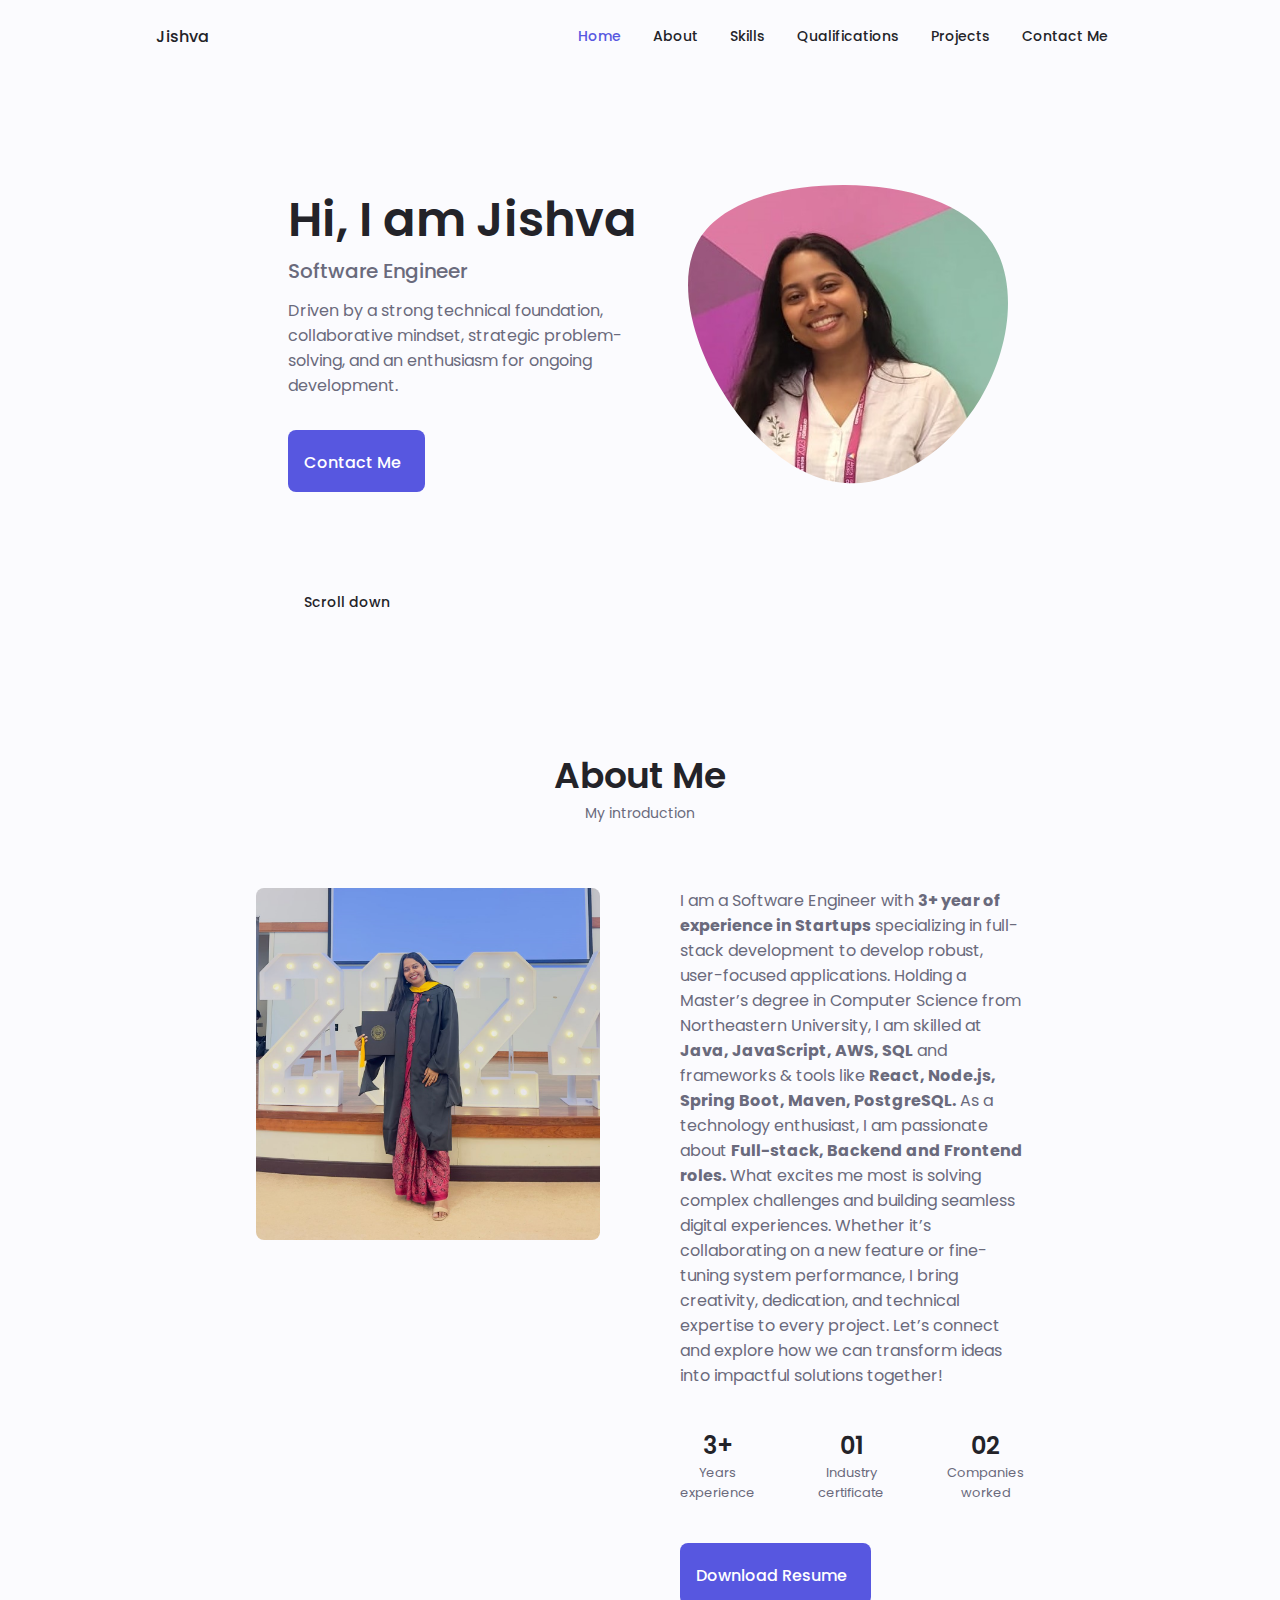
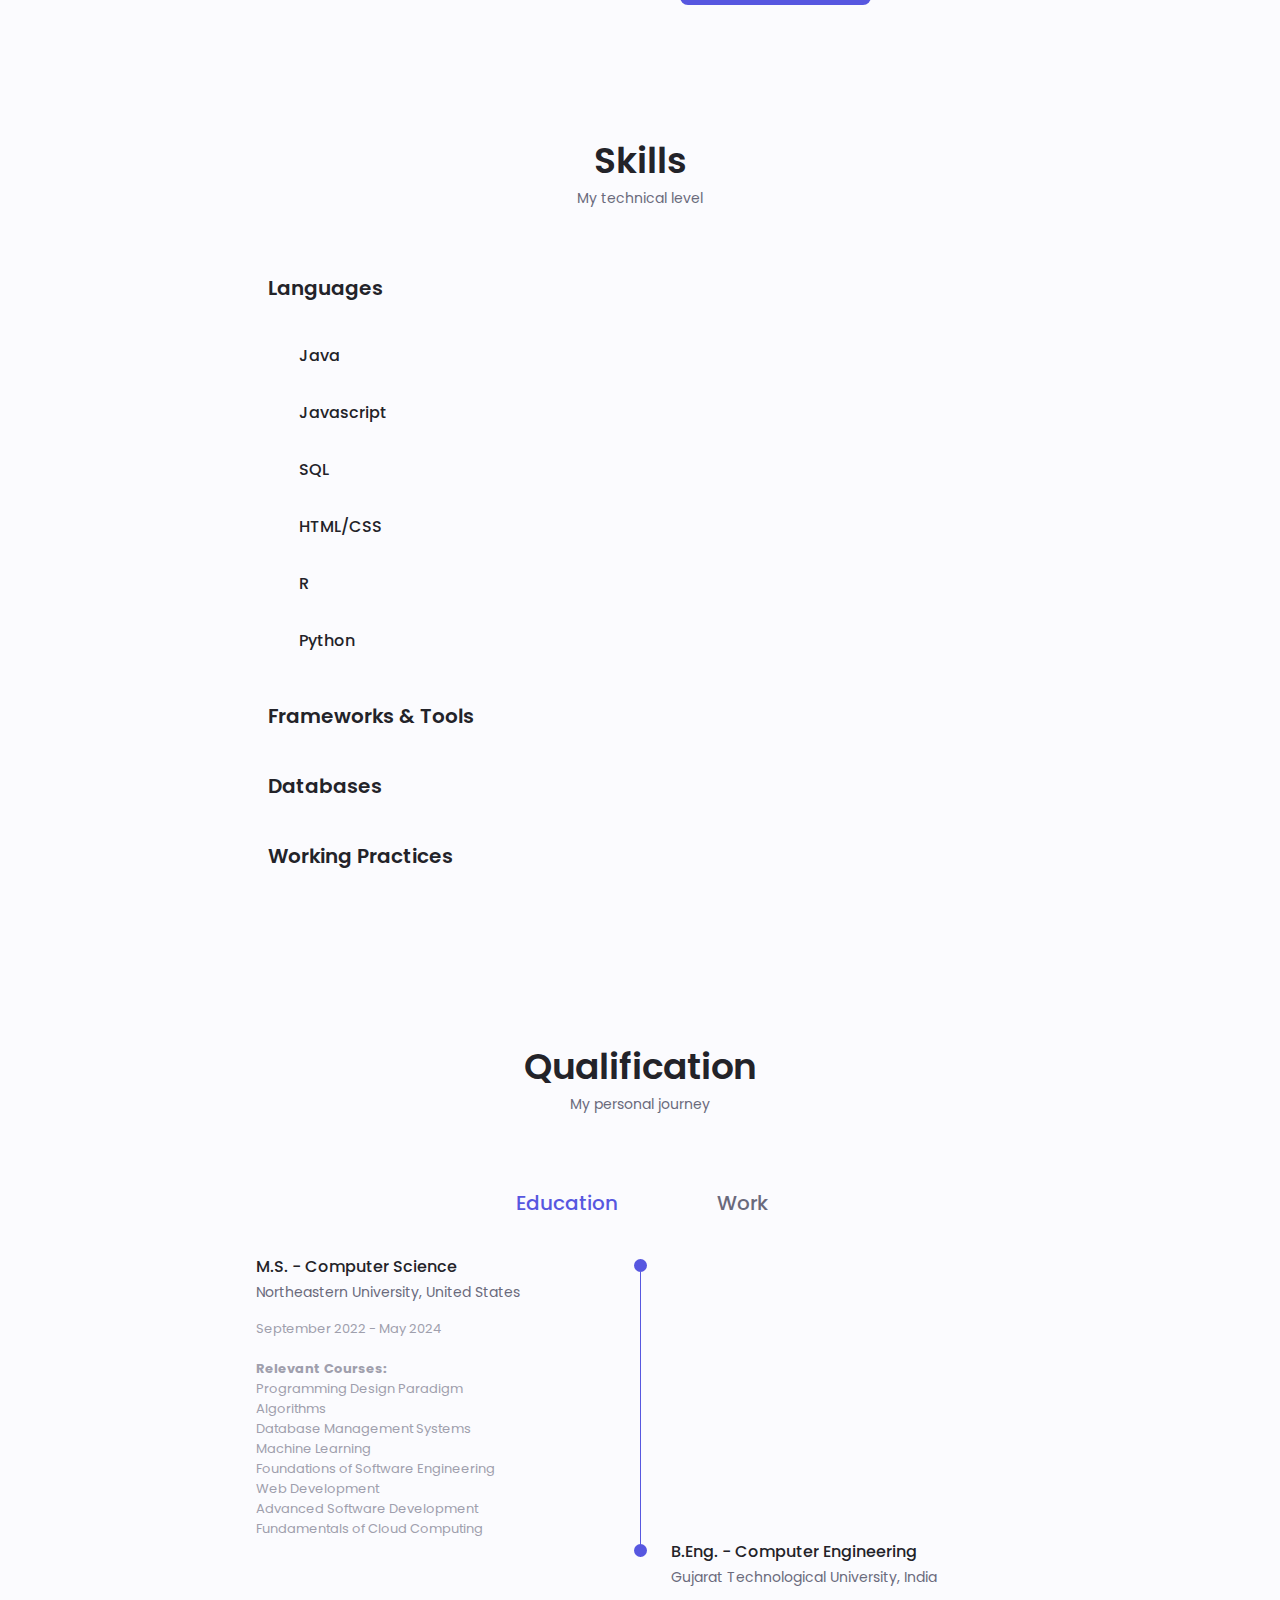
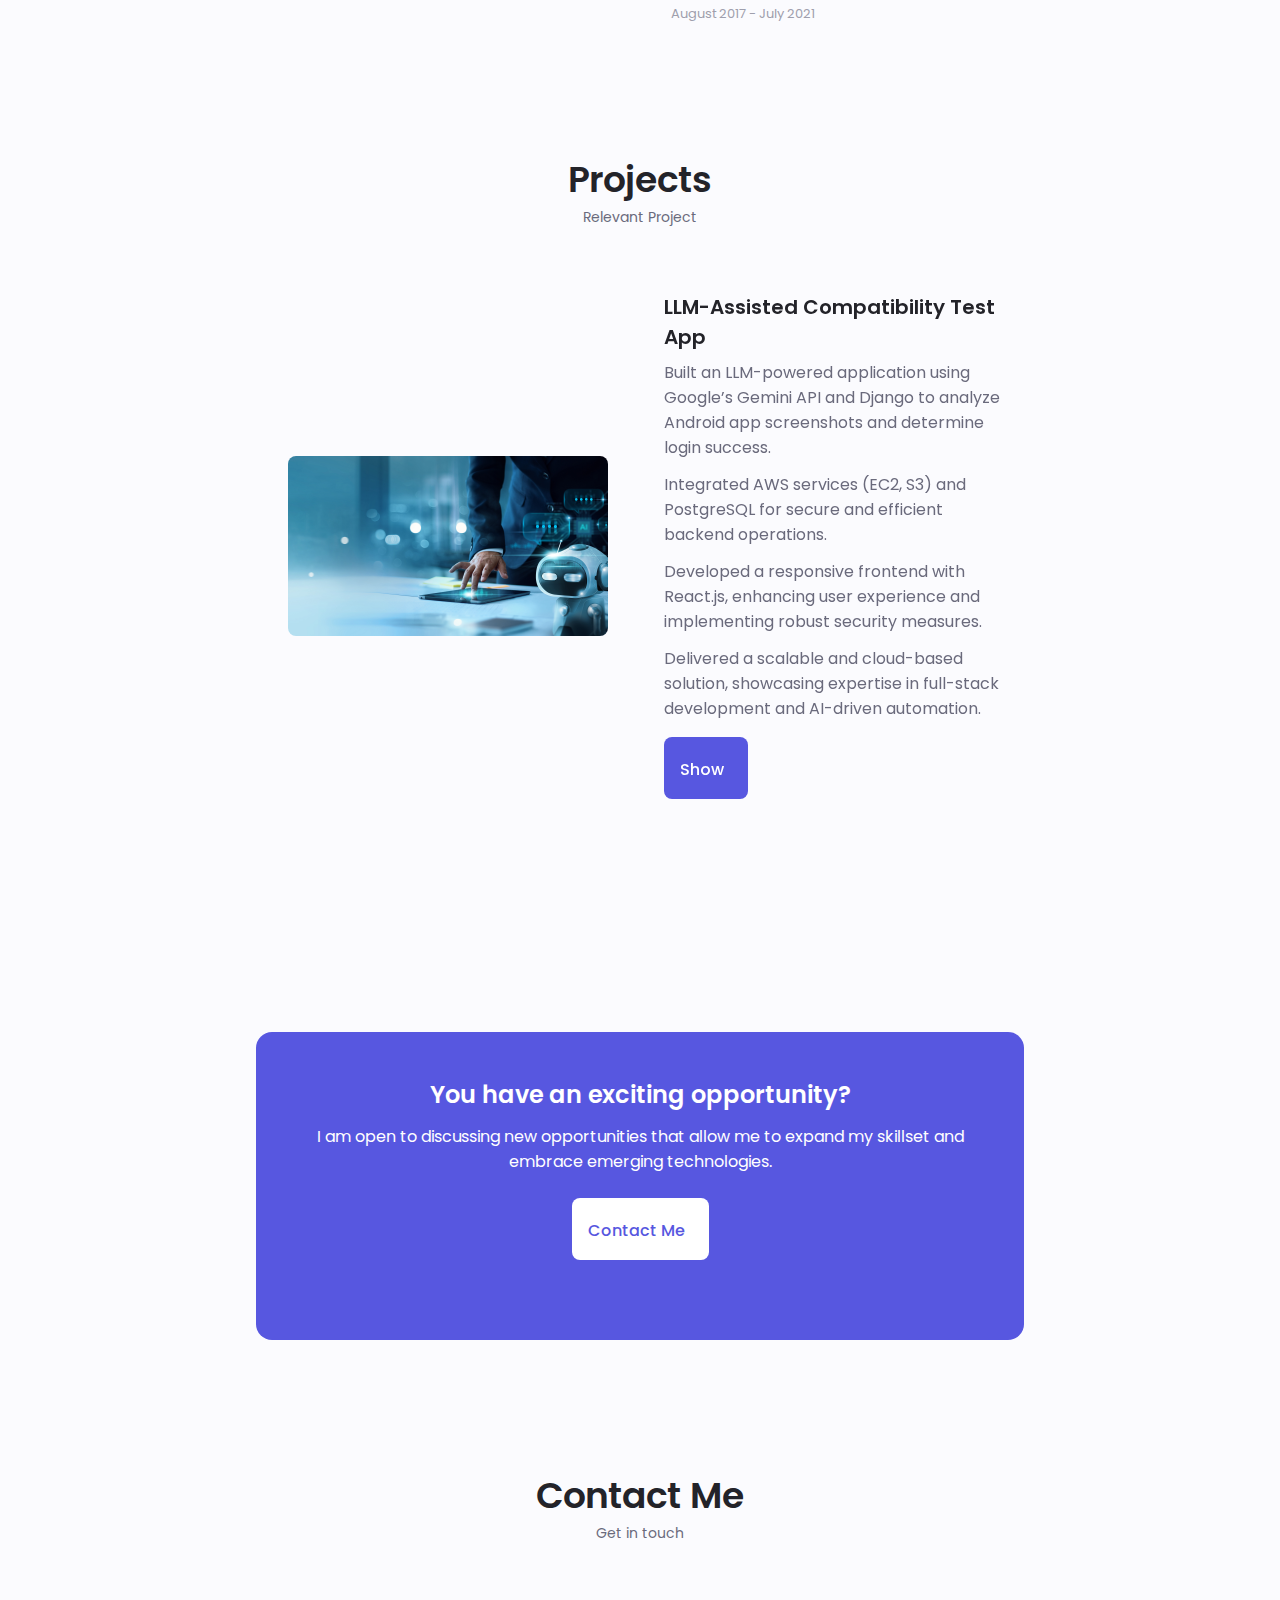
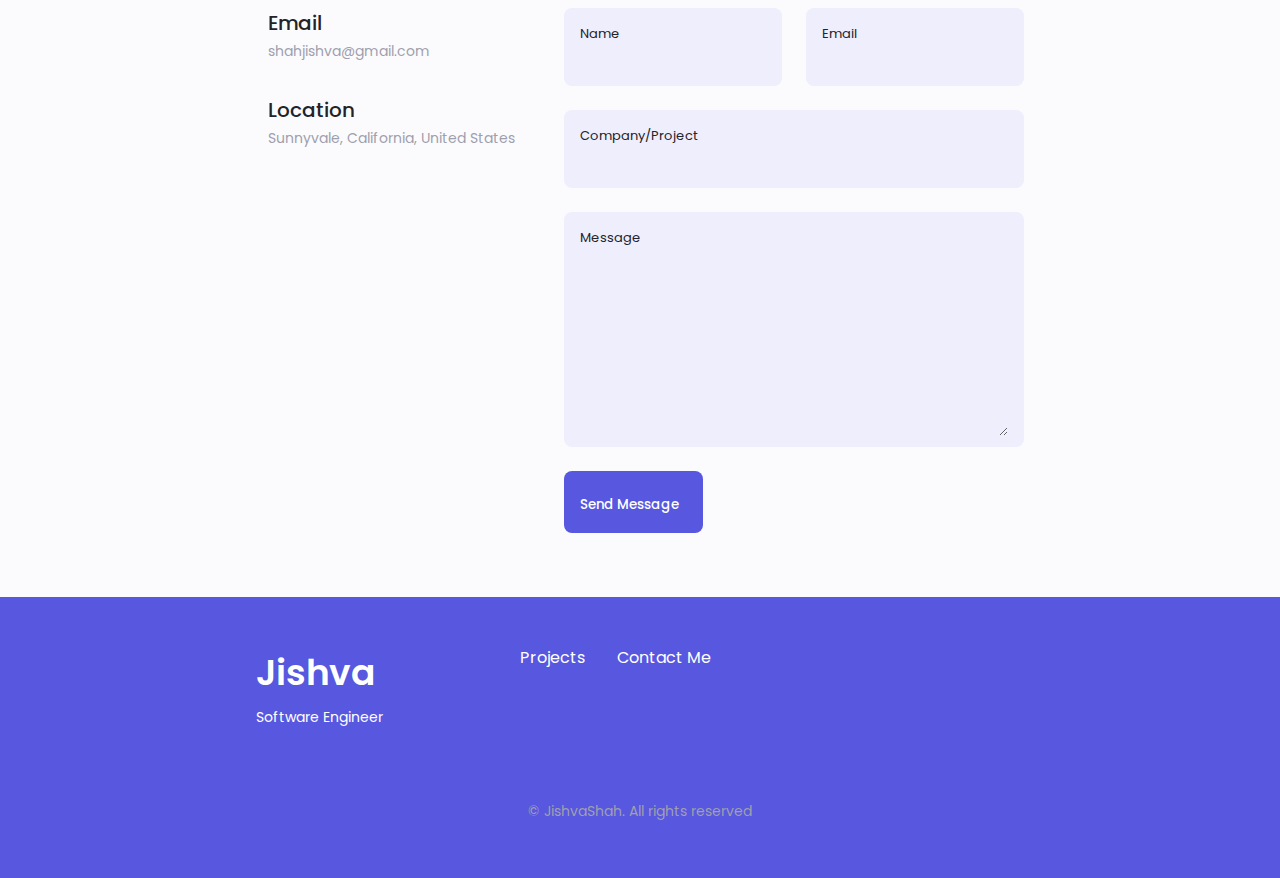
<file: index.html>
<!DOCTYPE html>
<html lang="en">
  <head>
    <meta charset="UTF-8" />
    <meta name="viewport" content="width=device-width, initial-scale=1.0" />

    <!--==================== UNICONS ====================-->
    <link
      rel="stylesheet"
      href="https://unicons.iconscout.com/release/v4.0.8/css/line.css"
    />

    <!--==================== SWIPER CSS ====================-->
    <link rel="stylesheet" href="assets/css/swiper-bundle.min.css" />

    <!--==================== CSS ====================-->
    <link rel="stylesheet" href="assets/css/styles.css" />

    <title>Jishva Shah</title>
  </head>

  <body>
    <!--==================== HEADER ====================-->
    <header class="header" id="header">
      <nav class="nav container">
        <a href="#" class="nav__logo">Jishva</a>
        <div class="nav__menu" id="nav-menu">
          <ul class="nav__list grid">
            <li class="nav__item">
              <a href="#home" class="nav__link active-link">
                <i class="uil uil-estate nav__icon"></i> Home
              </a>
            </li>
            <li class="nav__item">
              <a href="#about" class="nav__link">
                <i class="uil uil-user nav__icon"></i> About
              </a>
            </li>
            <li class="nav__item">
              <a href="#skills" class="nav__link">
                <i class="uil uil-file-alt nav__icon"></i> Skills
              </a>
            </li>
            <li class="nav__item">
              <a href="#qualifications" class="nav__link">
                <i class="uil uil-briefcase-alt nav__icon"></i> Qualifications
              </a>
            </li>
            <li class="nav__item">
              <a href="#projects" class="nav__link">
                <i class="uil uil-scenery nav__icon"></i> Projects
              </a>
            </li>
            <li class="nav__item">
              <a href="#contact" class="nav__link">
                <i class="uil uil-message nav__icon"></i> Contact Me
              </a>
            </li>
          </ul>
          <i class="uil uil-times nav__close" id="nav-close"></i>
        </div>
        <div class="nav__btns">
          <!-- Theme change button -->
          <i class="uil uil-moon change-theme" id="theme-button"></i>

          <div class="nav__toggle" id="nav-toggle">
            <i class="uil uil-apps"></i>
          </div>
        </div>
      </nav>
    </header>

    <!--==================== MAIN ====================-->
    <main class="main">
      <!--==================== HOME ====================-->
      <section class="home section" id="home">
        <div class="home__container container grid">
          <div class="home__content grid">
            <div class="home__social">
              <a
                href="http://www.linkedin.com/in/jishvashah3000"
                class="home__social-icon"
                target="_blank"
              >
                <i class="uil uil-linkedin-alt"></i>
              </a>
              <a
                href="https://github.com/JishvaShah/"
                class="home__social-icon"
                target="_blank"
              >
                <i class="uil uil-github-alt"></i>
              </a>
              <a
                href="https://x.com/JishvaS30"
                class="home__social-icon"
                target="_blank"
              >
                <i class="uil uil-twitter-alt"></i>
              </a>
            </div>
            <div class="home__img">
              <svg
                class="home__blob"
                viewBox="0 0 200 187"
                xmlns="http://www.w3.org/2000/svg"
                xmlns:xlink="http://www.w3.org/1999/xlink"
              >
                <mask id="mask0" mask-type="alpha">
                  <path
                    d="M190.312 36.4879C206.582 62.1187 201.309 102.826 182.328 134.186C163.346 165.547 
                          130.807 187.559 100.226 186.353C69.6454 185.297 41.0228 161.023 21.7403 129.362C2.45775 
                          97.8511 -7.48481 59.1033 6.67581 34.5279C20.9871 10.1032 59.7028 -0.149132 97.9666 
                          0.00163737C136.23 0.303176 174.193 10.857 190.312 36.4879Z"
                  />
                </mask>
                <g mask="url(#mask0)">
                  <path
                    d="M190.312 36.4879C206.582 62.1187 201.309 102.826 182.328 134.186C163.346 
                          165.547 130.807 187.559 100.226 186.353C69.6454 185.297 41.0228 161.023 21.7403 
                          129.362C2.45775 97.8511 -7.48481 59.1033 6.67581 34.5279C20.9871 10.1032 59.7028 
                          -0.149132 97.9666 0.00163737C136.23 0.303176 174.193 10.857 190.312 36.4879Z"
                  />
                  <image
                    href="assets/img/perfil1.jpg"
                    class="home__blob-img"
                    x="0"
                    y="-30"
                  />
                </g>
              </svg>
            </div>
            <div class="home__data">
              <h1 class="home__title">Hi, I am Jishva</h1>
              <h3 class="home__subtitle">Software Engineer</h3>
              <p class="home__description">
                Driven by a strong technical foundation, collaborative mindset,
                strategic problem-solving, and an
                enthusiasm for ongoing development.
              </p>
              <a href="#contact" class="button button--flex">
                Contact Me <i class="uil uil-message button__icon"></i>
              </a>
            </div>
          </div>
          <div class="home__scroll">
            <a href="#about" class="home__scroll-button button--flex">
              <i class="uil uil-mouse-alt home__scroll-mouse"></i>
              <span class="home__scroll-name">
                Scroll down
                <i class="uil uil-arrow-down home__scroll-arrow"></i>
              </span>
            </a>
          </div>
        </div>
      </section>

      <!--==================== ABOUT ====================-->
      <section class="about section" id="about">
        <h2 class="section__title">About Me</h2>
        <span class="section__subtitle">My introduction</span>

        <div class="about__container container grid">
          <img src="assets/img/about.png" alt="" class="about__img" />
          <div class="about__data">
            <p class="about__description">
              I am a Software Engineer with
              <b>3+ year of experience in Startups</b> specializing in
              full-stack development to develop robust, user-focused
              applications. Holding a Master’s degree in Computer Science from
              Northeastern University, I am skilled at
              <b>Java, JavaScript, AWS, SQL</b> and frameworks & tools like
              <b>React, Node.js, Spring Boot, Maven, PostgreSQL.</b> As a
              technology enthusiast, I am passionate about
              <b>Full-stack, Backend and Frontend roles.</b>

              What excites me most is solving complex challenges and building
              seamless digital experiences. Whether it’s collaborating on a new
              feature or fine-tuning system performance, I bring creativity,
              dedication, and technical expertise to every project. Let’s
              connect and explore how we can transform ideas into impactful
              solutions together!
            </p>
            <div class="about__info">
              <div>
                <span class="about__info-title">3+</span>
                <span class="about__info-name">
                  Years <br />
                  experience</span
                >
              </div>
              <div>
                <span class="about__info-title">01</span>
                <span class="about__info-name">
                  Industry <br />
                  certificate</span
                >
              </div>
              <div>
                <span class="about__info-title">02</span>
                <span class="about__info-name">
                  Companies <br />
                  worked</span
                >
              </div>
            </div>

            <div class="about__buttons">
              <a
                download=""
                href="assets/pdf/Jishva Shah resume.pdf"
                class="button button--flex"
              >
                Download Resume<i class="uil uil-download-alt button__icon"></i>
              </a>
            </div>
          </div>
        </div>
      </section>

      <!--==================== SKILLS ====================-->
      <section class="skills section" id="skills">
        <h2 class="section__title">Skills</h2>
        <span class="section__subtitle">My technical level</span>

        <div class="skills__container container grid">
          <div>
            <!--==================== SKILLS 1 ====================-->
            <div class="skills__content skills__open">
              <div class="skills__header">
                <i class="uil uil-brackets-curly skills__icon"></i>
                <div>
                  <h1 class="skills__title">Languages</h1>
                </div>
                <i class="uil uil-angle-down skills__arrow"></i>
              </div>

              <div class="skills__list grid">
                <div class="skills__data">
                  <div class="skills__titles">
                    <h3 class="skills__name">Java</h3>
                  </div>
                </div>
                <div class="skills__data">
                  <div class="skills__titles">
                    <h3 class="skills__name">Javascript</h3>
                  </div>
                </div>
                <div class="skills__data">
                  <div class="skills__titles">
                    <h3 class="skills__name">SQL</h3>
                  </div>
                </div>
                <div class="skills__data">
                  <div class="skills__titles">
                    <h3 class="skills__name">HTML/CSS</h3>
                  </div>
                </div>
                <div class="skills__data">
                  <div class="skills__titles">
                    <h3 class="skills__name">R</h3>
                  </div>
                </div>
                <div class="skills__data">
                  <div class="skills__titles">
                    <h3 class="skills__name">Python</h3>
                  </div>
                </div>
              </div>
            </div>

            <!--==================== SKILLS 2 ====================-->
            <div class="skills__content skills__close">
              <div class="skills__header">
                <i class="uil uil-code-branch skills__icon"></i>
                <div>
                  <h1 class="skills__title">Frameworks & Tools</h1>
                </div>
                <i class="uil uil-angle-down skills__arrow"></i>
              </div>

              <div class="skills__list grid">
                <div class="skills__data">
                  <div class="skills__titles">
                    <h3 class="skills__name">Spring Boot</h3>
                  </div>
                </div>
                <div class="skills__data">
                  <div class="skills__titles">
                    <h3 class="skills__name">React.js</h3>
                  </div>
                </div>
                <div class="skills__data">
                  <div class="skills__titles">
                    <h3 class="skills__name">Node.js</h3>
                  </div>
                </div>
                <div class="skills__data">
                  <div class="skills__titles">
                    <h3 class="skills__name">Next.js</h3>
                  </div>
                </div>
                <div class="skills__data">
                  <div class="skills__titles">
                    <h3 class="skills__name">REST</h3>
                  </div>
                </div>
                <div class="skills__data">
                  <div class="skills__titles">
                    <h3 class="skills__name">Github</h3>
                  </div>
                </div>
              </div>
            </div>

            <!--==================== SKILLS 3 ====================-->
            <div class="skills__content skills__close">
              <div class="skills__header">
                <i class="uil uil-database skills__icon"></i>
                <div>
                  <h1 class="skills__title">Databases</h1>
                </div>
                <i class="uil uil-angle-down skills__arrow"></i>
              </div>

              <div class="skills__list grid">
                <div class="skills__data">
                  <div class="skills__titles">
                    <h3 class="skills__name">MySQL</h3>
                  </div>
                </div>
                <div class="skills__data">
                  <div class="skills__titles">
                    <h3 class="skills__name">MongoDB</h3>
                  </div>
                </div>
                <div class="skills__data">
                  <div class="skills__titles">
                    <h3 class="skills__name">PostgreSQL</h3>
                  </div>
                </div>
                <div class="skills__data">
                  <div class="skills__titles">
                    <h3 class="skills__name">AWS S3</h3>
                  </div>
                </div>
                <div class="skills__data">
                  <div class="skills__titles">
                    <h3 class="skills__name">Redis</h3>
                  </div>
                </div>
                <div class="skills__data">
                  <div class="skills__titles">
                    <h3 class="skills__name">SQLite</h3>
                  </div>
                </div>
              </div>
            </div>

            <!--==================== SKILLS 4 ====================-->
            <div class="skills__content skills__close">
              <div class="skills__header">
                <i class="uil uil-arrow skills__icon"></i>
                <div>
                  <h1 class="skills__title">Working Practices</h1>
                </div>
                <i class="uil uil-angle-down skills__arrow"></i>
              </div>

              <div class="skills__list grid">
                <div class="skills__data">
                  <div class="skills__titles">
                    <h3 class="skills__name">Agile Methodologies</h3>
                  </div>
                </div>
                <div class="skills__data">
                  <div class="skills__titles">
                    <h3 class="skills__name">Object Oriented Design</h3>
                  </div>
                </div>
                <div class="skills__data">
                  <div class="skills__titles">
                    <h3 class="skills__name">CI/CD</h3>
                  </div>
                </div>
              </div>
            </div>
          </div>
        </div>
      </section>

      <!--==================== QUALIFICATION ====================-->
      <section class="qualification section" id="qualifications">
        <h2 class="section__title">Qualification</h2>
        <span class="section__subtitle">My personal journey</span>

        <div class="qualification__container container">
          <div class="qualification__tabs">
            <div
              class="qualification__button button--flex qualification__active"
              data-target="#education"
            >
              <i class="uil uil-graduation-cap qualification__icon"></i>
              Education
            </div>
            <div class="qualification__button button--flex" data-target="#work">
              <i class="uil uil-briefcase-alt qualification__icon"></i>
              Work
            </div>
          </div>
          <div class="qualification__sections">
            <!--==================== QUALIFICATION CONTENT 1====================-->
            <div
              class="qualification__content qualification__active"
              data-content
              id="education"
            >
              <!--==================== QUALIFICATION 1====================-->
              <div class="qualification__data">
                <div>
                  <h3 class="qualification__title">M.S. - Computer Science</h3>
                  <span class="qualification__subtitle"
                    >Northeastern University, United States</span
                  >
                  <div class="qualification__calendar">
                    <i class="uil uil-calendar-alt"></i>
                    September 2022 - May 2024
                  </div>
                  <div class="qualification__subjects">
                    <br />
                    <b>Relevant Courses:</b><br />
                    <i class="uil uil-arrow-right"></i> Programming Design
                    Paradigm<br />
                    <i class="uil uil-arrow-right"></i> Algorithms<br />
                    <i class="uil uil-arrow-right"></i> Database Management
                    Systems<br />
                    <i class="uil uil-arrow-right"></i> Machine Learning<br />
                    <i class="uil uil-arrow-right"></i> Foundations of Software
                    Engineering<br />
                    <i class="uil uil-arrow-right"></i> Web Development<br />
                    <i class="uil uil-arrow-right"></i> Advanced Software
                    Development<br />
                    <i class="uil uil-arrow-right"></i> Fundamentals of Cloud
                    Computing
                  </div>
                </div>
                <div>
                  <span class="qualification__rounder"></span>
                  <span class="qualification__line"></span>
                </div>
              </div>
              <!--==================== QUALIFICATION 2====================-->
              <div class="qualification__data">
                <div></div>
                <div>
                  <span class="qualification__rounder"></span>
                </div>
                <div>
                  <h3 class="qualification__title">
                    B.Eng. - Computer Engineering
                  </h3>
                  <span class="qualification__subtitle"
                    >Gujarat Technological University, India</span
                  >
                  <div class="qualification__calendar">
                    <i class="uil uil-calendar-alt"></i>
                    August 2017 - July 2021
                  </div>
                </div>
              </div>
            </div>

            <!--==================== QUALIFICATION CONTENT 2====================-->
            <div class="qualification__content" data-content id="work">
              <!--==================== QUALIFICATION 1====================-->
              <div class="qualification__data">
                <div>
                  <h3 class="qualification__title">Software Engineer</h3>
                  <span class="qualification__subtitle"
                    >Breathing.Ai, New York - USA (Remote)</span
                  >
                  <div class="qualification__calendar">
                    <i class="uil uil-calendar-alt"></i>
                    June 2024 - Present
                  </div>
                  <div class="qualification__detail">
                    <i class="uil uil-arrow-right"></i>
                    Programmed and implemented a Stripe API feature for B2C
                    clients to handle payments and enable premium user features
                    using TypeScript and PostgreSQL increasing subscription
                    conversion rates by 25%.
                  </div>
                  <div class="qualification__detail">
                    <i class="uil uil-arrow-right"></i>
                    Engineered a productivity feature in a Chrome extension
                    using React JS and Context API to enhance performance and
                    synchronize user’s daily activities, resulting in 30%
                    improved user engagement and efficiency.
                  </div>
                  <div class="qualification__detail">
                    <i class="uil uil-arrow-right"></i>
                    Tested Stripe API through the Stripe dashboard and local
                    environment to troubleshoot and resolve bugs, ensuring
                    continuous integration and deployment with Docker reducing
                    deployment errors by 40%.
                  </div>
                </div>
                <div>
                  <span class="qualification__rounder"></span>
                  <span class="qualification__line"></span>
                </div>
              </div>

              <!--==================== QUALIFICATION 2====================-->
              <div class="qualification__data">
                <div></div>
                <div>
                  <span class="qualification__rounder"></span>
                  <span class="qualification__line"></span>
                </div>
                <div>
                  <h3 class="qualification__title">
                    Graduate Teaching Assistant
                  </h3>
                  <span class="qualification__subtitle"
                    >Northeastern University, San Jose - USA</span
                  >
                  <div class="qualification__calendar">
                    <i class="uil uil-calendar-alt"></i>
                    Feb 2023 - Apr 2024
                  </div>
                  <div class="qualification__detail">
                    <i class="uil uil-arrow-right"></i>
                    Mentored 60+ students, enhancing their networking, operating
                    systems skills, and improving algorithmic and
                    problem-solving abilities by 75% through continuous
                    recitation sessions.
                  </div>
                  <div class="qualification__detail">
                    <i class="uil uil-arrow-right"></i>
                    Conducted weekly doubt sessions, clarifying programming
                    concepts for students, while also evaluating 2 assignments
                    per week and delivering timely feedback. Guided students
                    through a web-crawler project, imparting practical
                    networking skills and insights into navigation and the HTTP
                    protocol in the Computer Networking course.
                  </div>
                  <div class="qualification__detail">
                    <i class="uil uil-arrow-right"></i>
                    Assisted students in mastering algorithms, providing
                    solutions and optimization strategies, fostering refined
                    problem-solving abilities for optimized solutions in the
                    Algorithms course.
                  </div>
                </div>
              </div>

              <!--==================== QUALIFICATION 3====================-->
              <!-- <div class="qualification__data">
                <div>
                  <h3 class="qualification__title">Software Engineer Intern</h3>
                  <span class="qualification__subtitle"
                    >Inforaam, Ahmedabad - India</span
                  >
                  <div class="qualification__calendar">
                    <i class="uil uil-calendar-alt"></i>
                    Feb 2021 - July 2021
                  </div>
                  <div class="qualification__detail">
                    <i class="uil uil-arrow-right"></i>
                    Championed the introduction of 5 key features, achieving a
                    20% rise in user engagement by enabling secure
                    register/login and streamlined user data management,
                    employing data-driven insights to navigate technical
                    challenges effectively.
                  </div>
                  <div class="qualification__detail">
                    <i class="uil uil-arrow-right"></i>
                    Contributed to the implementation of the website's user
                    interface using HTML, CSS, Bootstrap, JavaScript frameworks,
                    and jQuery, ensuring a visually appealing and responsive
                    platform that met software design standards and marketing
                    requirements.
                  </div>
                  <div class="qualification__detail">
                    <i class="uil uil-arrow-right"></i>
                    Enhanced system efficiency with backend APIs that seamlessly
                    integrate with frontend interfaces for document management.
                    Led software engineering standards and quality improvements,
                    documenting procedures for scalability.
                  </div>
                  <div class="qualification__detail">
                    <i class="uil uil-arrow-right"></i>
                    Developed Spring Suite microservices architecture, boosting
                    app performance by 40% and enhancing cross-team
                    collaboration through automation workflows and proactive
                    stakeholder management, increasing project efficiency.
                  </div>
                  <div class="qualification__detail">
                    <i class="uil uil-arrow-right"></i>
                    Implemented containerization using docker and integration
                    testing, resulting in improvement in software quality and a
                    more reliable software development process for the
                    healthcare application, maintaining code integrity and
                    compliance.
                  </div>
                </div>
                <div>
                  <span class="qualification__rounder"></span>
                </div>
              </div> -->
            </div>
          </div>
        </div>
      </section>

      <!--==================== PROJECT ====================-->
      <section class="project section" id="projects">
        <h2 class="section__title">Projects</h2>
        <span class="section__subtitle">Relevant Project</span>

        <div class="project__container container swiper-container">
          <div class="swiper-wrapper">
            <!--==================== PROJECT 1 ====================-->
            <div class="project__content grid swiper-slide">
              <img
                src="assets/img/portfolio1.png"
                alt=""
                class="project__img"
              />
              <div class="project__data">
                <h3 class="project__title">
                  LLM-Assisted Compatibility Test App
                </h3>
                <p class="project__description">
                  <i class="uil uil-arrow-right"></i>
                  Built an LLM-powered application using Google’s Gemini API and
                  Django to analyze Android app screenshots and determine login
                  success.
                </p>
                <p class="project__description">
                  <i class="uil uil-arrow-right"></i>
                  Integrated AWS services (EC2, S3) and PostgreSQL for secure
                  and efficient backend operations.
                </p>
                <p class="project__description">
                  <i class="uil uil-arrow-right"></i>
                  Developed a responsive frontend with React.js, enhancing user
                  experience and implementing robust security measures.
                </p>
                <p class="project__descriptionLast">
                  <i class="uil uil-arrow-right"></i>
                  Delivered a scalable and cloud-based solution, showcasing
                  expertise in full-stack development and AI-driven automation.
                </p>
                <a
                  href="https://github.com/JishvaShah/LLM-Assisted-App-Compatibility-Test"
                  target="_blank"
                  class="button button--flex button--small project__button"
                >
                  Show
                  <i class="uil uil-arrow-right button__icon"></i>
                </a>
              </div>
            </div>

            <!--==================== PROJECT 2 ====================-->
            <div class="project__content grid swiper-slide">
              <img
                src="assets/img/portfolio2.jpg"
                alt=""
                class="project__img"
              />
              <div class="project__data">
                <h3 class="project__title">Recipe Vault App</h3>
                <p class="project__description">
                  <i class="uil uil-arrow-right"></i>
                  Designed and developed scalable API endpoints in Node.js for
                  creating, saving, and managing recipes, integrated seamlessly
                  with React for an enhanced user experience.
                </p>
                <p class="project__description">
                  <i class="uil uil-arrow-right"></i>
                  Implemented secure user authentication using Passport.js and
                  JSON Web Tokens (JWT), ensuring data privacy and robust
                  application security.
                </p>
                <p class="project__description">
                  <i class="uil uil-arrow-right"></i>
                  Optimized app performance by integrating Redis for caching,
                  enabling quick access to the latest recipes.
                </p>
                <p class="project__description">
                  <i class="uil uil-arrow-right"></i>
                  Led the deployment process on Render, optimizing application
                  performance, availability, and responsiveness for seamless
                  user interaction.
                </p>
                <a
                  href="https://github.com/JishvaShah/RecipeVaultApp"
                  target="_blank"
                  class="button button--flex button--small project__button"
                >
                  Show
                  <i class="uil uil-arrow-right button__icon"></i>
                </a>
              </div>
            </div>

            <!--==================== PROJECT 3 ====================-->
            <div class="project__content grid swiper-slide">
              <img
                src="assets/img/portfolio3.jpg"
                alt=""
                class="project__img"
              />
              <div class="project__data">
                <h3 class="project__title">Coffee Shop Locator</h3>
                <p class="project__description">
                  <i class="uil uil-arrow-right"></i>
                  Engineered a Coffee Shop Locator app that enables users to
                  search for nearby coffee shops by zip code, leveraging the
                  Google Maps API for precise location services.
                </p>
                <p class="project__description">
                  <i class="uil uil-arrow-right"></i>
                  Designed and implemented robust Node.js API endpoints for
                  managing zip code data and query tracking, seamlessly
                  integrated with a MongoDB backend.
                </p>
                <p class="project__description">
                  <i class="uil uil-arrow-right"></i>
                  Developed an intuitive frontend using HTML, CSS, and
                  JavaScript, enhancing user experience with AJAX for dynamic
                  data updates.
                </p>
                <a
                  href="https://github.com/JishvaShah/coffee-shop-locator"
                  target="_blank"
                  class="button button--flex button--small project__button"
                >
                  Show
                  <i class="uil uil-arrow-right button__icon"></i>
                </a>
              </div>
            </div>

            <!--==================== PROJECT 4 ====================-->
            <div class="project__content grid swiper-slide">
              <img
                src="assets/img/portfolio4.jpg"
                alt=""
                class="project__img"
              />
              <div class="project__data">
                <h3 class="project__title">University Review Website</h3>
                <p class="project__description">
                  <i class="uil uil-arrow-right"></i>
                  Developed a full-stack platform enabling users to submit,
                  browse, and search university reviews, fostering informed
                  decision-making for prospective students.
                </p>
                <p class="project__description">
                  <i class="uil uil-arrow-right"></i>
                  Built responsive UI components using React, Redux, and Context
                  API, adhering to object-oriented principles for scalable and
                  user-friendly design.
                </p>
                <p class="project__description">
                  <i class="uil uil-arrow-right"></i>
                  Enhanced backend functionality with Spring Boot, implementing
                  secure authentication using JWT and Bcrypt, ensuring data
                  protection and reliability.
                </p>
                <p class="project__descriptionLast">
                  <i class="uil uil-arrow-right"></i>
                  Integrated MySQL for efficient database management and
                  leveraged AWS S3 for seamless storage and accessibility.
                </p>
                <a
                  href="https://github.com/JishvaShah/University-Review"
                  target="_blank"
                  class="button button--flex button--small project__button"
                >
                  Show
                  <i class="uil uil-arrow-right button__icon"></i>
                </a>
              </div>
            </div>
          </div>
          <div class="swiper-button-next">
            <i class="uil uil-angle-right-b swiper-project-icon"></i>
          </div>
          <div class="swiper-button-prev">
            <i class="uil uil-angle-left-b swiper-project-icon"></i>
          </div>
          <div class="swiper-pagination"></div>
        </div>
      </section>
      
      <!--==================== PROJECT IN MIND ====================-->
      <section class="discuss section">
        <div class="discuss__bg">
          <div class="discuss__container container grid">
            <div class="discuss__data">
              <h2 class="discuss__title">You have an exciting opportunity?</h2>
              <p class="discuss__description">
                I am open to discussing new opportunities that allow me to
                expand my skillset and embrace emerging technologies.
              </p>
              <a href="#contact" class="button button--flex button--white">
                Contact Me
                <i class="uil uil-message discuss__icon button__icon"></i>
              </a>
            </div>
          </div>
        </div>
      </section>

      <!--==================== CONTACT ME ====================-->
      <section class="contact section" id="contact">
        <h2 class="section__title">Contact Me</h2>
        <span class="section__subtitle">Get in touch</span>

        <div class="contact__container container grid">
          <div>
            <div class="contact__information">
              <i class="uil uil-envelope contact__icon"></i>
              <div>
                <h3 class="contact__title">Email</h3>
                <span class="contact__subtitle">shahjishva@gmail.com</span>
              </div>
            </div>

            <div class="contact__information">
              <i class="uil uil-map-marker contact__icon"></i>
              <div>
                <h3 class="contact__title">Location</h3>
                <span class="contact__subtitle"
                  >Sunnyvale, California, United States</span
                >
              </div>
            </div>
          </div>
     
          <form
            action="https://formsubmit.co/shahjishva@gmail.com"
            method="POST"
            class="contact__form grid"
          >
            <!-- Honeypot -->
            <input type="" text name="_honey" style="display: none" />

            <!-- Disable Captcha -->
            <input type="hidden" name="_captcha" value="false" />

            <!-- Success Page -->
            <input
              type="hidden"
              name="_next"
              value="https://jishvashah.github.io/JishvaShahPortfolio/success.html"
            />

            <div class="contact__inputs grid">
              <div class="contact__content">
                <label for="name" class="contact__label">Name</label>
                <input
                  type="text"
                  name="name"
                  class="contact__input"
                  id="name"
                  required
                />
              </div>

              <div class="contact__content">
                <label for="email" class="contact__label">Email</label>
                <input
                  type="email"
                  name="email"
                  class="contact__input"
                  id="email"
                  required
                />
              </div>
            </div>

            <div class="contact__content">
              <label for="company" class="contact__label"
                >Company/Project</label
              >
              <input
                type="text"
                name="company"
                class="contact__input"
                id="company"
                required
              />
            </div>

            <div class="contact__content">
              <label for="message" class="contact__label">Message</label>
              <textarea
                name="message"
                id=""
                cols="0"
                rows="7"
                class="contact__input"
                id="message"
                required
              ></textarea>
            </div>

            <div>
              <button type="submit" class="button button--flex button--contact">
                Send Message
                <i class="uil uil-message button__icon"></i>
              </button>
            </div>
          </form>
        </div>
      </section>
    </main>

    <!--==================== FOOTER ====================-->
    <footer class="footer">
      <div class="footer__bg">
        <div class="footer__container container grid">
          <div>
            <h1 class="footer__title">Jishva</h1>
            <span class="footer__subtitle">Software Engineer</span>
          </div>

          <ul class="footer__links">
            <li>
                <a href="#projects" class="footer__link">Projects</a>
            </li>

            <li>
                <a href="#contact" class="footer__link">Contact Me</a>
            </li>
          </ul>

          <div class="footer__social">
            <a href="https://www.linkedin.com/in/jishvashah3000" target="_blank" class="footer__social">
                <i class="uil uil-linkedin"></i>
            </a>

            <a href="https://github.com/JishvaShah" target="_blank" class="footer__social">
                <i class="uil uil-github"></i>
            </a>

            <a href="https://x.com/JishvaS30" target="_blank" class="footer__social">
              <i class="uil uil-twitter-alt"></i>
          </a>
          </div>
        </div>
        <p class="footer__copy">&#169; JishvaShah. All rights reserved</p>
      </div>
    </footer>

    <!--==================== SCROLL TOP ====================-->
    <a href="#" class="scrollup" id="scroll-up">
      <i class="uil uil-arrow-up scrollup__icon"></i>
    </a>

    <!--==================== SWIPER JS ====================-->
    <script src="assets/js/swiper-bundle.min.js"></script>

    <!--==================== MAIN JS ====================-->
    <script src="assets/js/main.js"></script>
  </body>
</html>
</file>
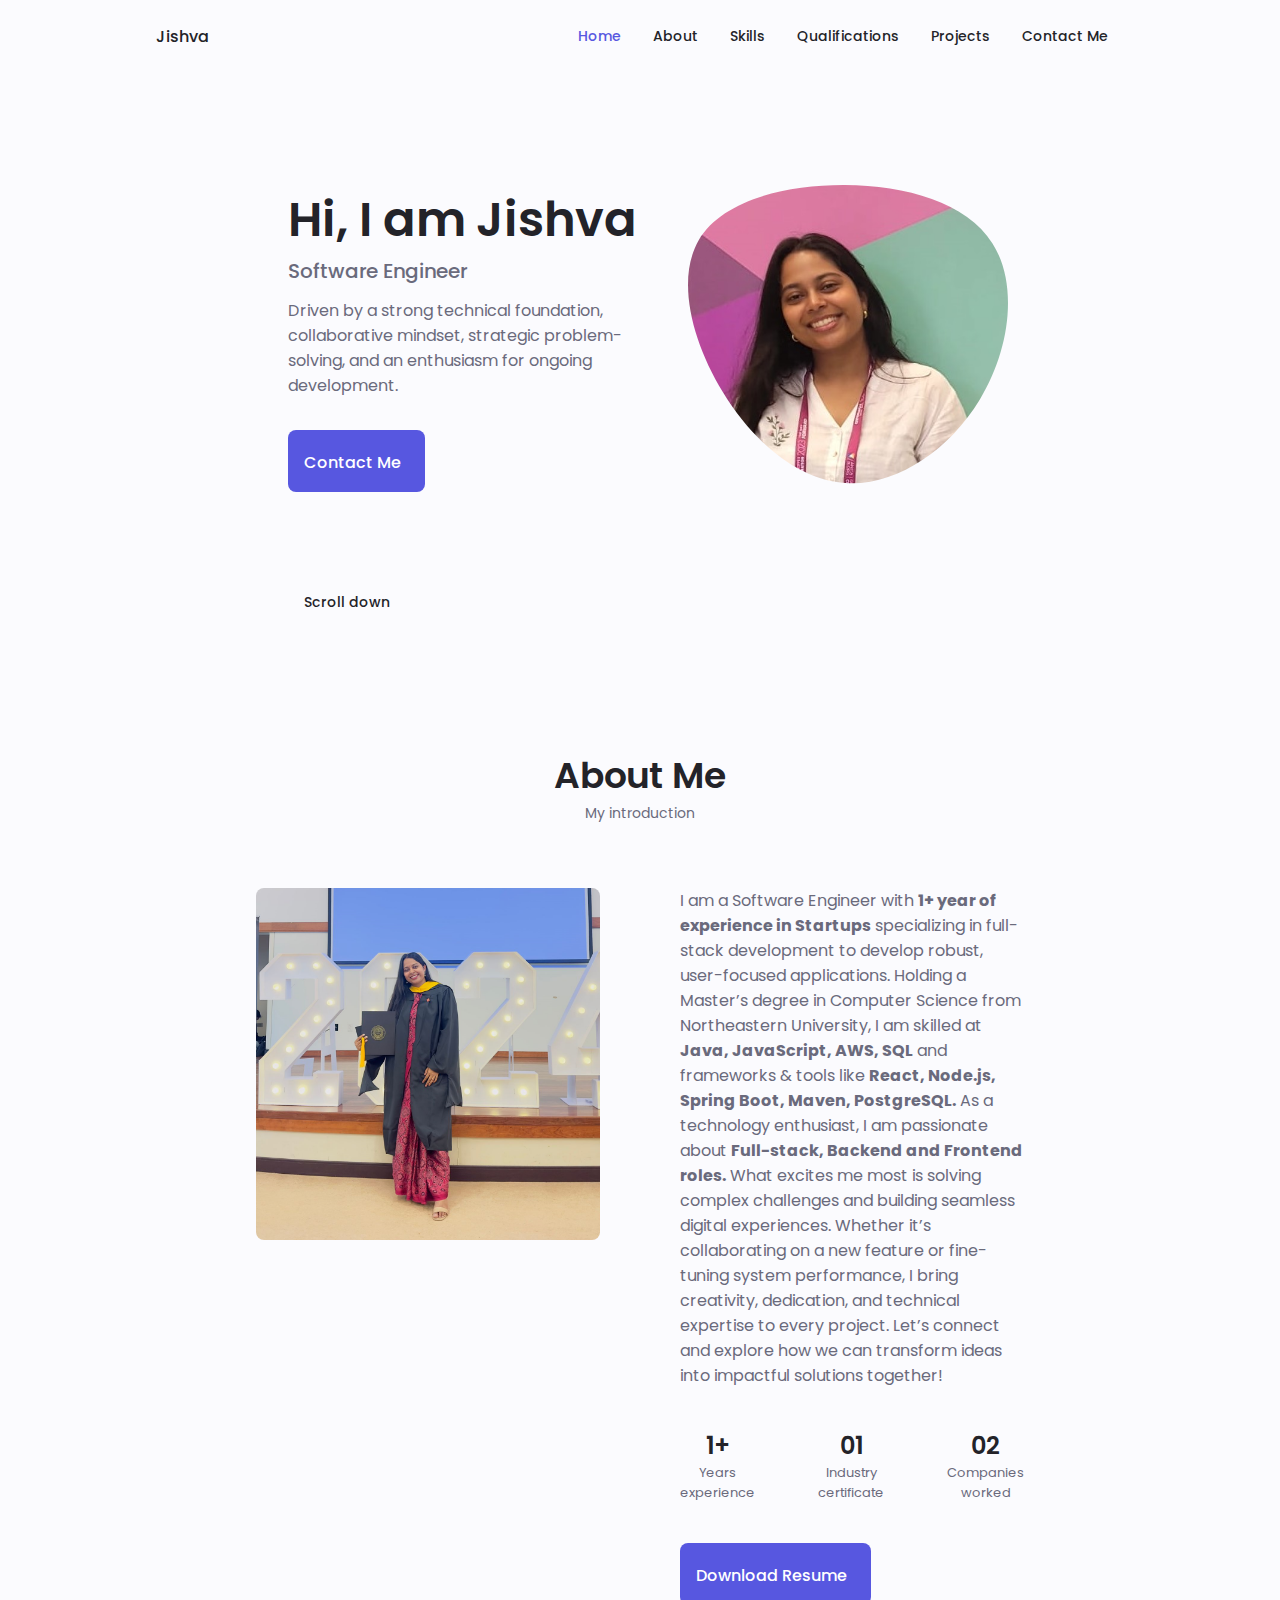
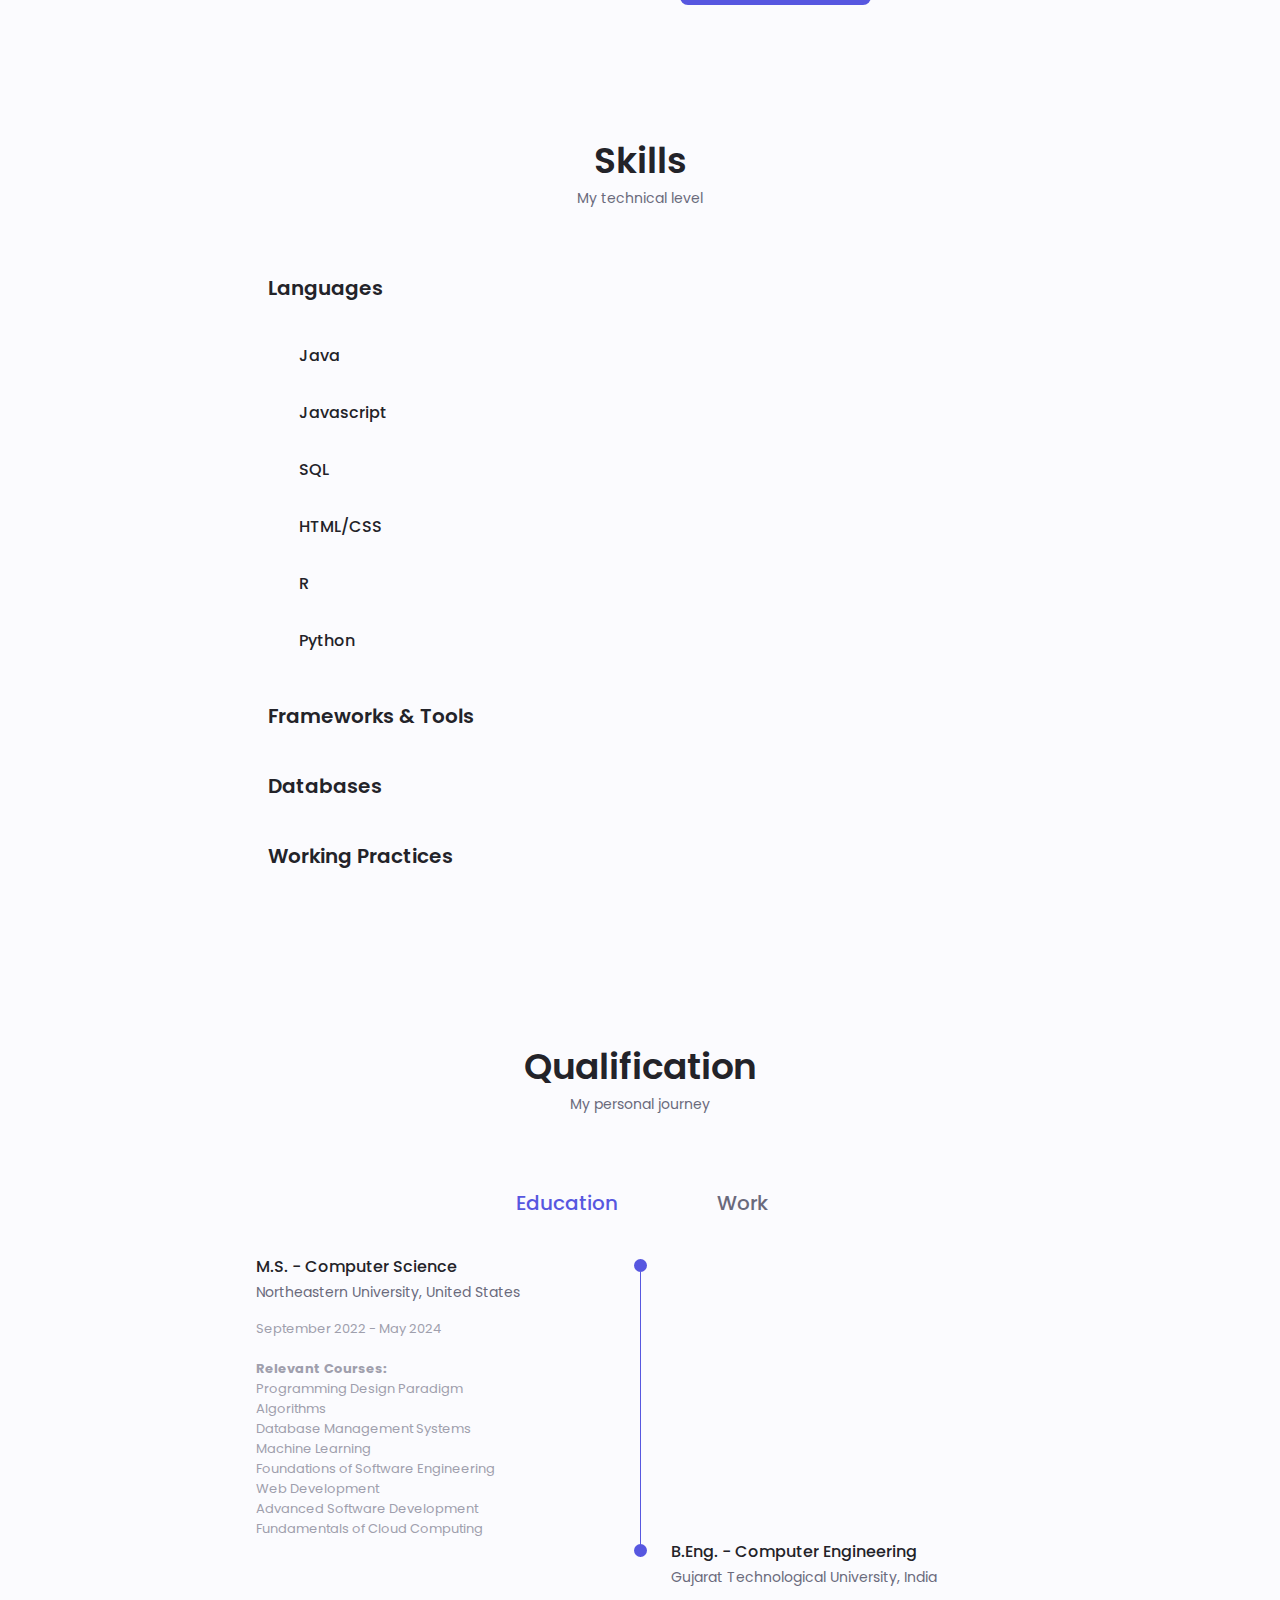
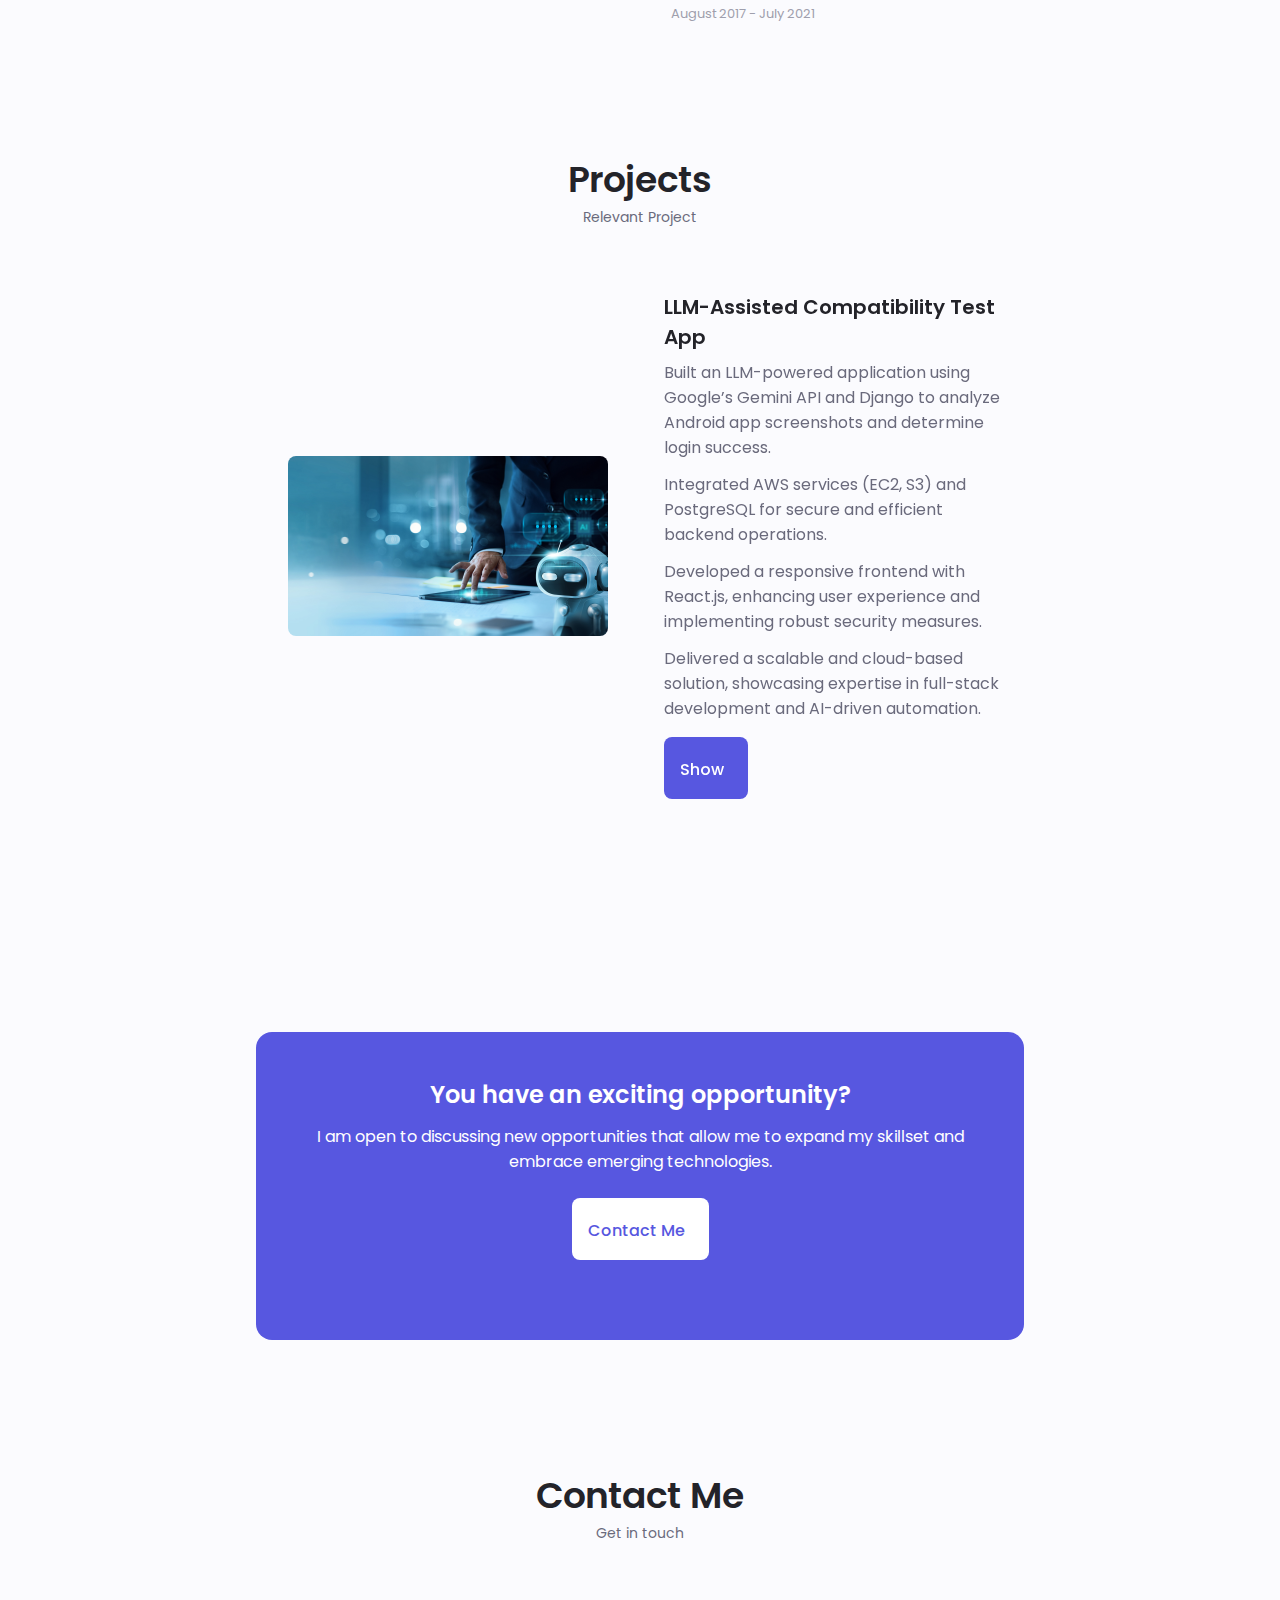
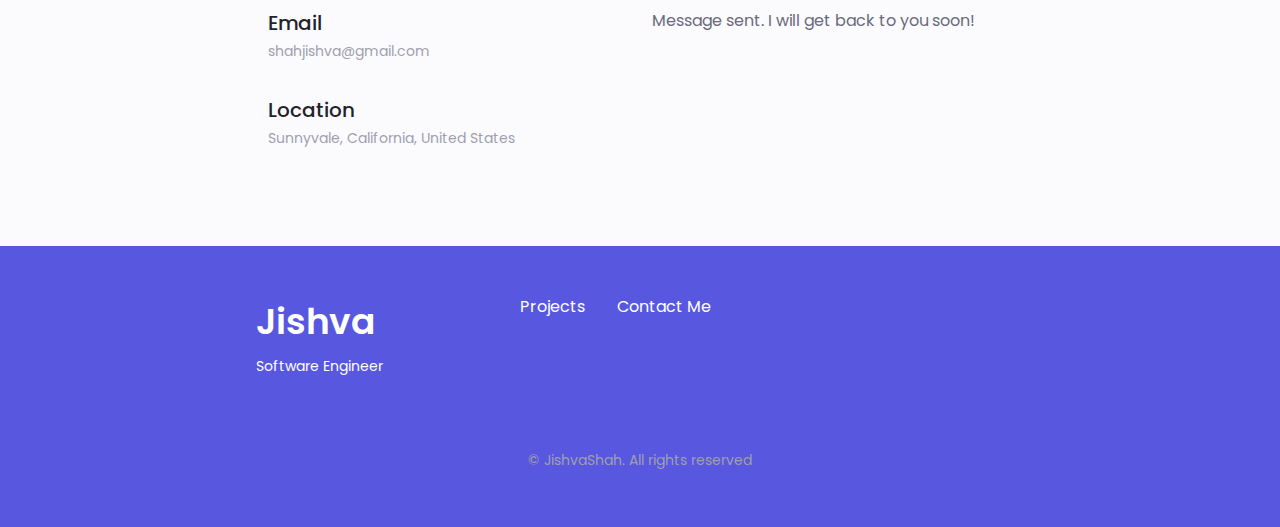
<file: success.html>
<!DOCTYPE html>
<html lang="en">
  <head>
    <meta charset="UTF-8" />
    <meta name="viewport" content="width=device-width, initial-scale=1.0" />

    <!--==================== UNICONS ====================-->
    <link
      rel="stylesheet"
      href="https://unicons.iconscout.com/release/v4.0.8/css/line.css"
    />

    <!--==================== SWIPER CSS ====================-->
    <link rel="stylesheet" href="assets/css/swiper-bundle.min.css" />

    <!--==================== CSS ====================-->
    <link rel="stylesheet" href="assets/css/styles.css" />

    <title>Jishva Shah</title>
  </head>

  <body>
    <!--==================== HEADER ====================-->
    <header class="header" id="header">
      <nav class="nav container">
        <a href="#" class="nav__logo">Jishva</a>
        <div class="nav__menu" id="nav-menu">
          <ul class="nav__list grid">
            <li class="nav__item">
              <a href="#home" class="nav__link active-link">
                <i class="uil uil-estate nav__icon"></i> Home
              </a>
            </li>
            <li class="nav__item">
              <a href="#about" class="nav__link">
                <i class="uil uil-user nav__icon"></i> About
              </a>
            </li>
            <li class="nav__item">
              <a href="#skills" class="nav__link">
                <i class="uil uil-file-alt nav__icon"></i> Skills
              </a>
            </li>
            <li class="nav__item">
              <a href="#qualifications" class="nav__link">
                <i class="uil uil-briefcase-alt nav__icon"></i> Qualifications
              </a>
            </li>
            <li class="nav__item">
              <a href="#projects" class="nav__link">
                <i class="uil uil-scenery nav__icon"></i> Projects
              </a>
            </li>
            <li class="nav__item">
              <a href="#contact" class="nav__link">
                <i class="uil uil-message nav__icon"></i> Contact Me
              </a>
            </li>
          </ul>
          <i class="uil uil-times nav__close" id="nav-close"></i>
        </div>
        <div class="nav__btns">
          <!-- Theme change button -->
          <i class="uil uil-moon change-theme" id="theme-button"></i>

          <div class="nav__toggle" id="nav-toggle">
            <i class="uil uil-apps"></i>
          </div>
        </div>
      </nav>
    </header>

    <!--==================== MAIN ====================-->
    <main class="main">
      <!--==================== HOME ====================-->
      <section class="home section" id="home">
        <div class="home__container container grid">
          <div class="home__content grid">
            <div class="home__social">
              <a
                href="http://www.linkedin.com/in/jishvashah3000"
                class="home__social-icon"
                target="_blank"
              >
                <i class="uil uil-linkedin-alt"></i>
              </a>
              <a
                href="https://github.com/JishvaShah/"
                class="home__social-icon"
                target="_blank"
              >
                <i class="uil uil-github-alt"></i>
              </a>
              <a
                href="https://x.com/JishvaS30"
                class="home__social-icon"
                target="_blank"
              >
                <i class="uil uil-twitter-alt"></i>
              </a>
            </div>
            <div class="home__img">
              <svg
                class="home__blob"
                viewBox="0 0 200 187"
                xmlns="http://www.w3.org/2000/svg"
                xmlns:xlink="http://www.w3.org/1999/xlink"
              >
                <mask id="mask0" mask-type="alpha">
                  <path
                    d="M190.312 36.4879C206.582 62.1187 201.309 102.826 182.328 134.186C163.346 165.547 
                          130.807 187.559 100.226 186.353C69.6454 185.297 41.0228 161.023 21.7403 129.362C2.45775 
                          97.8511 -7.48481 59.1033 6.67581 34.5279C20.9871 10.1032 59.7028 -0.149132 97.9666 
                          0.00163737C136.23 0.303176 174.193 10.857 190.312 36.4879Z"
                  />
                </mask>
                <g mask="url(#mask0)">
                  <path
                    d="M190.312 36.4879C206.582 62.1187 201.309 102.826 182.328 134.186C163.346 
                          165.547 130.807 187.559 100.226 186.353C69.6454 185.297 41.0228 161.023 21.7403 
                          129.362C2.45775 97.8511 -7.48481 59.1033 6.67581 34.5279C20.9871 10.1032 59.7028 
                          -0.149132 97.9666 0.00163737C136.23 0.303176 174.193 10.857 190.312 36.4879Z"
                  />
                  <image
                    href="assets/img/perfil1.jpg"
                    class="home__blob-img"
                    x="0"
                    y="-30"
                  />
                </g>
              </svg>
            </div>
            <div class="home__data">
              <h1 class="home__title">Hi, I am Jishva</h1>
              <h3 class="home__subtitle">Software Engineer</h3>
              <p class="home__description">
                Driven by a strong technical foundation, collaborative mindset,
                strategic problem-solving, and an
                enthusiasm for ongoing development.
              </p>
              <a href="#contact" class="button button--flex">
                Contact Me <i class="uil uil-message button__icon"></i>
              </a>
            </div>
          </div>
          <div class="home__scroll">
            <a href="#about" class="home__scroll-button button--flex">
              <i class="uil uil-mouse-alt home__scroll-mouse"></i>
              <span class="home__scroll-name">
                Scroll down
                <i class="uil uil-arrow-down home__scroll-arrow"></i>
              </span>
            </a>
          </div>
        </div>
      </section>

      <!--==================== ABOUT ====================-->
      <section class="about section" id="about">
        <h2 class="section__title">About Me</h2>
        <span class="section__subtitle">My introduction</span>

        <div class="about__container container grid">
          <img src="assets/img/about.png" alt="" class="about__img" />
          <div class="about__data">
            <p class="about__description">
              I am a Software Engineer with
              <b>1+ year of experience in Startups</b> specializing in
              full-stack development to develop robust, user-focused
              applications. Holding a Master’s degree in Computer Science from
              Northeastern University, I am skilled at
              <b>Java, JavaScript, AWS, SQL</b> and frameworks & tools like
              <b>React, Node.js, Spring Boot, Maven, PostgreSQL.</b> As a
              technology enthusiast, I am passionate about
              <b>Full-stack, Backend and Frontend roles.</b>

              What excites me most is solving complex challenges and building
              seamless digital experiences. Whether it’s collaborating on a new
              feature or fine-tuning system performance, I bring creativity,
              dedication, and technical expertise to every project. Let’s
              connect and explore how we can transform ideas into impactful
              solutions together!
            </p>
            <div class="about__info">
              <div>
                <span class="about__info-title">1+</span>
                <span class="about__info-name">
                  Years <br />
                  experience</span
                >
              </div>
              <div>
                <span class="about__info-title">01</span>
                <span class="about__info-name">
                  Industry <br />
                  certificate</span
                >
              </div>
              <div>
                <span class="about__info-title">02</span>
                <span class="about__info-name">
                  Companies <br />
                  worked</span
                >
              </div>
            </div>

            <div class="about__buttons">
              <a
                download=""
                href="assets/pdf/Jishva_Shah_Resume.pdf"
                class="button button--flex"
              >
                Download Resume<i class="uil uil-download-alt button__icon"></i>
              </a>
            </div>
          </div>
        </div>
      </section>

      <!--==================== SKILLS ====================-->
      <section class="skills section" id="skills">
        <h2 class="section__title">Skills</h2>
        <span class="section__subtitle">My technical level</span>

        <div class="skills__container container grid">
          <div>
            <!--==================== SKILLS 1 ====================-->
            <div class="skills__content skills__open">
              <div class="skills__header">
                <i class="uil uil-brackets-curly skills__icon"></i>
                <div>
                  <h1 class="skills__title">Languages</h1>
                </div>
                <i class="uil uil-angle-down skills__arrow"></i>
              </div>

              <div class="skills__list grid">
                <div class="skills__data">
                  <div class="skills__titles">
                    <h3 class="skills__name">Java</h3>
                  </div>
                </div>
                <div class="skills__data">
                  <div class="skills__titles">
                    <h3 class="skills__name">Javascript</h3>
                  </div>
                </div>
                <div class="skills__data">
                  <div class="skills__titles">
                    <h3 class="skills__name">SQL</h3>
                  </div>
                </div>
                <div class="skills__data">
                  <div class="skills__titles">
                    <h3 class="skills__name">HTML/CSS</h3>
                  </div>
                </div>
                <div class="skills__data">
                  <div class="skills__titles">
                    <h3 class="skills__name">R</h3>
                  </div>
                </div>
                <div class="skills__data">
                  <div class="skills__titles">
                    <h3 class="skills__name">Python</h3>
                  </div>
                </div>
              </div>
            </div>

            <!--==================== SKILLS 2 ====================-->
            <div class="skills__content skills__close">
              <div class="skills__header">
                <i class="uil uil-code-branch skills__icon"></i>
                <div>
                  <h1 class="skills__title">Frameworks & Tools</h1>
                </div>
                <i class="uil uil-angle-down skills__arrow"></i>
              </div>

              <div class="skills__list grid">
                <div class="skills__data">
                  <div class="skills__titles">
                    <h3 class="skills__name">Spring Boot</h3>
                  </div>
                </div>
                <div class="skills__data">
                  <div class="skills__titles">
                    <h3 class="skills__name">React.js</h3>
                  </div>
                </div>
                <div class="skills__data">
                  <div class="skills__titles">
                    <h3 class="skills__name">Node.js</h3>
                  </div>
                </div>
                <div class="skills__data">
                  <div class="skills__titles">
                    <h3 class="skills__name">Next.js</h3>
                  </div>
                </div>
                <div class="skills__data">
                  <div class="skills__titles">
                    <h3 class="skills__name">REST</h3>
                  </div>
                </div>
                <div class="skills__data">
                  <div class="skills__titles">
                    <h3 class="skills__name">Github</h3>
                  </div>
                </div>
              </div>
            </div>

            <!--==================== SKILLS 3 ====================-->
            <div class="skills__content skills__close">
              <div class="skills__header">
                <i class="uil uil-database skills__icon"></i>
                <div>
                  <h1 class="skills__title">Databases</h1>
                </div>
                <i class="uil uil-angle-down skills__arrow"></i>
              </div>

              <div class="skills__list grid">
                <div class="skills__data">
                  <div class="skills__titles">
                    <h3 class="skills__name">MySQL</h3>
                  </div>
                </div>
                <div class="skills__data">
                  <div class="skills__titles">
                    <h3 class="skills__name">MongoDB</h3>
                  </div>
                </div>
                <div class="skills__data">
                  <div class="skills__titles">
                    <h3 class="skills__name">PostgreSQL</h3>
                  </div>
                </div>
                <div class="skills__data">
                  <div class="skills__titles">
                    <h3 class="skills__name">AWS S3</h3>
                  </div>
                </div>
                <div class="skills__data">
                  <div class="skills__titles">
                    <h3 class="skills__name">Redis</h3>
                  </div>
                </div>
                <div class="skills__data">
                  <div class="skills__titles">
                    <h3 class="skills__name">SQLite</h3>
                  </div>
                </div>
              </div>
            </div>

            <!--==================== SKILLS 4 ====================-->
            <div class="skills__content skills__close">
              <div class="skills__header">
                <i class="uil uil-arrow skills__icon"></i>
                <div>
                  <h1 class="skills__title">Working Practices</h1>
                </div>
                <i class="uil uil-angle-down skills__arrow"></i>
              </div>

              <div class="skills__list grid">
                <div class="skills__data">
                  <div class="skills__titles">
                    <h3 class="skills__name">Agile Methodologies</h3>
                  </div>
                </div>
                <div class="skills__data">
                  <div class="skills__titles">
                    <h3 class="skills__name">Object Oriented Design</h3>
                  </div>
                </div>
                <div class="skills__data">
                  <div class="skills__titles">
                    <h3 class="skills__name">CI/CD</h3>
                  </div>
                </div>
              </div>
            </div>
          </div>
        </div>
      </section>

      <!--==================== QUALIFICATION ====================-->
      <section class="qualification section" id="qualifications">
        <h2 class="section__title">Qualification</h2>
        <span class="section__subtitle">My personal journey</span>

        <div class="qualification__container container">
          <div class="qualification__tabs">
            <div
              class="qualification__button button--flex qualification__active"
              data-target="#education"
            >
              <i class="uil uil-graduation-cap qualification__icon"></i>
              Education
            </div>
            <div class="qualification__button button--flex" data-target="#work">
              <i class="uil uil-briefcase-alt qualification__icon"></i>
              Work
            </div>
          </div>
          <div class="qualification__sections">
            <!--==================== QUALIFICATION CONTENT 1====================-->
            <div
              class="qualification__content qualification__active"
              data-content
              id="education"
            >
              <!--==================== QUALIFICATION 1====================-->
              <div class="qualification__data">
                <div>
                  <h3 class="qualification__title">M.S. - Computer Science</h3>
                  <span class="qualification__subtitle"
                    >Northeastern University, United States</span
                  >
                  <div class="qualification__calendar">
                    <i class="uil uil-calendar-alt"></i>
                    September 2022 - May 2024
                  </div>
                  <div class="qualification__subjects">
                    <br />
                    <b>Relevant Courses:</b><br />
                    <i class="uil uil-arrow-right"></i> Programming Design
                    Paradigm<br />
                    <i class="uil uil-arrow-right"></i> Algorithms<br />
                    <i class="uil uil-arrow-right"></i> Database Management
                    Systems<br />
                    <i class="uil uil-arrow-right"></i> Machine Learning<br />
                    <i class="uil uil-arrow-right"></i> Foundations of Software
                    Engineering<br />
                    <i class="uil uil-arrow-right"></i> Web Development<br />
                    <i class="uil uil-arrow-right"></i> Advanced Software
                    Development<br />
                    <i class="uil uil-arrow-right"></i> Fundamentals of Cloud
                    Computing
                  </div>
                </div>
                <div>
                  <span class="qualification__rounder"></span>
                  <span class="qualification__line"></span>
                </div>
              </div>
              <!--==================== QUALIFICATION 2====================-->
              <div class="qualification__data">
                <div></div>
                <div>
                  <span class="qualification__rounder"></span>
                </div>
                <div>
                  <h3 class="qualification__title">
                    B.Eng. - Computer Engineering
                  </h3>
                  <span class="qualification__subtitle"
                    >Gujarat Technological University, India</span
                  >
                  <div class="qualification__calendar">
                    <i class="uil uil-calendar-alt"></i>
                    August 2017 - July 2021
                  </div>
                </div>
              </div>
            </div>

            <!--==================== QUALIFICATION CONTENT 2====================-->
            <div class="qualification__content" data-content id="work">
              <!--==================== QUALIFICATION 1====================-->
              <div class="qualification__data">
                <div>
                  <h3 class="qualification__title">Software Engineer Intern</h3>
                  <span class="qualification__subtitle"
                    >Breathing.Ai, New York - USA (Remote)</span
                  >
                  <div class="qualification__calendar">
                    <i class="uil uil-calendar-alt"></i>
                    June 2024 - Present
                  </div>
                  <div class="qualification__detail">
                    <i class="uil uil-arrow-right"></i>
                    Programmed and implemented a Stripe API feature for B2C
                    clients to handle payments and enable premium user features
                    using TypeScript and PostgreSQL increasing subscription
                    conversion rates by 25%.
                  </div>
                  <div class="qualification__detail">
                    <i class="uil uil-arrow-right"></i>
                    Engineered a productivity feature in a Chrome extension
                    using React JS and Context API to enhance performance and
                    synchronize user’s daily activities, resulting in 30%
                    improved user engagement and efficiency.
                  </div>
                  <div class="qualification__detail">
                    <i class="uil uil-arrow-right"></i>
                    Tested Stripe API through the Stripe dashboard and local
                    environment to troubleshoot and resolve bugs, ensuring
                    continuous integration and deployment with Docker reducing
                    deployment errors by 40%.
                  </div>
                </div>
                <div>
                  <span class="qualification__rounder"></span>
                  <span class="qualification__line"></span>
                </div>
              </div>

              <!--==================== QUALIFICATION 2====================-->
              <div class="qualification__data">
                <div></div>
                <div>
                  <span class="qualification__rounder"></span>
                  <span class="qualification__line"></span>
                </div>
                <div>
                  <h3 class="qualification__title">
                    Graduate Teaching Assistant
                  </h3>
                  <span class="qualification__subtitle"
                    >Northeastern University, San Jose - USA</span
                  >
                  <div class="qualification__calendar">
                    <i class="uil uil-calendar-alt"></i>
                    Feb 2023 - Apr 2024
                  </div>
                  <div class="qualification__detail">
                    <i class="uil uil-arrow-right"></i>
                    Mentored 60+ students, enhancing their networking, operating
                    systems skills, and improving algorithmic and
                    problem-solving abilities by 75% through continuous
                    recitation sessions.
                  </div>
                  <div class="qualification__detail">
                    <i class="uil uil-arrow-right"></i>
                    Conducted weekly doubt sessions, clarifying programming
                    concepts for students, while also evaluating 2 assignments
                    per week and delivering timely feedback. Guided students
                    through a web-crawler project, imparting practical
                    networking skills and insights into navigation and the HTTP
                    protocol in the Computer Networking course.
                  </div>
                  <div class="qualification__detail">
                    <i class="uil uil-arrow-right"></i>
                    Assisted students in mastering algorithms, providing
                    solutions and optimization strategies, fostering refined
                    problem-solving abilities for optimized solutions in the
                    Algorithms course.
                  </div>
                </div>
              </div>

              <!--==================== QUALIFICATION 3====================-->
              <div class="qualification__data">
                <div>
                  <h3 class="qualification__title">Software Engineer Intern</h3>
                  <span class="qualification__subtitle"
                    >Inforaam, Ahmedabad - India</span
                  >
                  <div class="qualification__calendar">
                    <i class="uil uil-calendar-alt"></i>
                    Feb 2021 - July 2021
                  </div>
                  <div class="qualification__detail">
                    <i class="uil uil-arrow-right"></i>
                    Championed the introduction of 5 key features, achieving a
                    20% rise in user engagement by enabling secure
                    register/login and streamlined user data management,
                    employing data-driven insights to navigate technical
                    challenges effectively.
                  </div>
                  <div class="qualification__detail">
                    <i class="uil uil-arrow-right"></i>
                    Contributed to the implementation of the website's user
                    interface using HTML, CSS, Bootstrap, JavaScript frameworks,
                    and jQuery, ensuring a visually appealing and responsive
                    platform that met software design standards and marketing
                    requirements.
                  </div>
                  <div class="qualification__detail">
                    <i class="uil uil-arrow-right"></i>
                    Enhanced system efficiency with backend APIs that seamlessly
                    integrate with frontend interfaces for document management.
                    Led software engineering standards and quality improvements,
                    documenting procedures for scalability.
                  </div>
                  <div class="qualification__detail">
                    <i class="uil uil-arrow-right"></i>
                    Developed Spring Suite microservices architecture, boosting
                    app performance by 40% and enhancing cross-team
                    collaboration through automation workflows and proactive
                    stakeholder management, increasing project efficiency.
                  </div>
                  <div class="qualification__detail">
                    <i class="uil uil-arrow-right"></i>
                    Implemented containerization using docker and integration
                    testing, resulting in improvement in software quality and a
                    more reliable software development process for the
                    healthcare application, maintaining code integrity and
                    compliance.
                  </div>
                </div>
                <div>
                  <span class="qualification__rounder"></span>
                </div>
              </div>
            </div>
          </div>
        </div>
      </section>

      <!--==================== PROJECT ====================-->
      <section class="project section" id="projects">
        <h2 class="section__title">Projects</h2>
        <span class="section__subtitle">Relevant Project</span>

        <div class="project__container container swiper-container">
          <div class="swiper-wrapper">
            <!--==================== PROJECT 1 ====================-->
            <div class="project__content grid swiper-slide">
              <img
                src="assets/img/portfolio1.png"
                alt=""
                class="project__img"
              />
              <div class="project__data">
                <h3 class="project__title">
                  LLM-Assisted Compatibility Test App
                </h3>
                <p class="project__description">
                  <i class="uil uil-arrow-right"></i>
                  Built an LLM-powered application using Google’s Gemini API and
                  Django to analyze Android app screenshots and determine login
                  success.
                </p>
                <p class="project__description">
                  <i class="uil uil-arrow-right"></i>
                  Integrated AWS services (EC2, S3) and PostgreSQL for secure
                  and efficient backend operations.
                </p>
                <p class="project__description">
                  <i class="uil uil-arrow-right"></i>
                  Developed a responsive frontend with React.js, enhancing user
                  experience and implementing robust security measures.
                </p>
                <p class="project__descriptionLast">
                  <i class="uil uil-arrow-right"></i>
                  Delivered a scalable and cloud-based solution, showcasing
                  expertise in full-stack development and AI-driven automation.
                </p>
                <a
                  href="https://github.com/JishvaShah/LLM-Assisted-App-Compatibility-Test"
                  target="_blank"
                  class="button button--flex button--small project__button"
                >
                  Show
                  <i class="uil uil-arrow-right button__icon"></i>
                </a>
              </div>
            </div>

            <!--==================== PROJECT 2 ====================-->
            <div class="project__content grid swiper-slide">
              <img
                src="assets/img/portfolio2.jpg"
                alt=""
                class="project__img"
              />
              <div class="project__data">
                <h3 class="project__title">Recipe Vault App</h3>
                <p class="project__description">
                  <i class="uil uil-arrow-right"></i>
                  Designed and developed scalable API endpoints in Node.js for
                  creating, saving, and managing recipes, integrated seamlessly
                  with React for an enhanced user experience.
                </p>
                <p class="project__description">
                  <i class="uil uil-arrow-right"></i>
                  Implemented secure user authentication using Passport.js and
                  JSON Web Tokens (JWT), ensuring data privacy and robust
                  application security.
                </p>
                <p class="project__description">
                  <i class="uil uil-arrow-right"></i>
                  Optimized app performance by integrating Redis for caching,
                  enabling quick access to the latest recipes.
                </p>
                <p class="project__description">
                  <i class="uil uil-arrow-right"></i>
                  Led the deployment process on Render, optimizing application
                  performance, availability, and responsiveness for seamless
                  user interaction.
                </p>
                <a
                  href="https://github.com/JishvaShah/RecipeVaultApp"
                  target="_blank"
                  class="button button--flex button--small project__button"
                >
                  Show
                  <i class="uil uil-arrow-right button__icon"></i>
                </a>
              </div>
            </div>

            <!--==================== PROJECT 3 ====================-->
            <div class="project__content grid swiper-slide">
              <img
                src="assets/img/portfolio3.jpg"
                alt=""
                class="project__img"
              />
              <div class="project__data">
                <h3 class="project__title">Coffee Shop Locator</h3>
                <p class="project__description">
                  <i class="uil uil-arrow-right"></i>
                  Engineered a Coffee Shop Locator app that enables users to
                  search for nearby coffee shops by zip code, leveraging the
                  Google Maps API for precise location services.
                </p>
                <p class="project__description">
                  <i class="uil uil-arrow-right"></i>
                  Designed and implemented robust Node.js API endpoints for
                  managing zip code data and query tracking, seamlessly
                  integrated with a MongoDB backend.
                </p>
                <p class="project__description">
                  <i class="uil uil-arrow-right"></i>
                  Developed an intuitive frontend using HTML, CSS, and
                  JavaScript, enhancing user experience with AJAX for dynamic
                  data updates.
                </p>
                <a
                  href="https://github.com/JishvaShah/coffee-shop-locator"
                  target="_blank"
                  class="button button--flex button--small project__button"
                >
                  Show
                  <i class="uil uil-arrow-right button__icon"></i>
                </a>
              </div>
            </div>

            <!--==================== PROJECT 4 ====================-->
            <div class="project__content grid swiper-slide">
              <img
                src="assets/img/portfolio4.jpg"
                alt=""
                class="project__img"
              />
              <div class="project__data">
                <h3 class="project__title">University Review Website</h3>
                <p class="project__description">
                  <i class="uil uil-arrow-right"></i>
                  Developed a full-stack platform enabling users to submit,
                  browse, and search university reviews, fostering informed
                  decision-making for prospective students.
                </p>
                <p class="project__description">
                  <i class="uil uil-arrow-right"></i>
                  Built responsive UI components using React, Redux, and Context
                  API, adhering to object-oriented principles for scalable and
                  user-friendly design.
                </p>
                <p class="project__description">
                  <i class="uil uil-arrow-right"></i>
                  Enhanced backend functionality with Spring Boot, implementing
                  secure authentication using JWT and Bcrypt, ensuring data
                  protection and reliability.
                </p>
                <p class="project__descriptionLast">
                  <i class="uil uil-arrow-right"></i>
                  Integrated MySQL for efficient database management and
                  leveraged AWS S3 for seamless storage and accessibility.
                </p>
                <a
                  href="https://github.com/JishvaShah/University-Review"
                  target="_blank"
                  class="button button--flex button--small project__button"
                >
                  Show
                  <i class="uil uil-arrow-right button__icon"></i>
                </a>
              </div>
            </div>
          </div>
          <div class="swiper-button-next">
            <i class="uil uil-angle-right-b swiper-project-icon"></i>
          </div>
          <div class="swiper-button-prev">
            <i class="uil uil-angle-left-b swiper-project-icon"></i>
          </div>
          <div class="swiper-pagination"></div>
        </div>
      </section>

      <!--==================== PROJECT IN MIND ====================-->
      <section class="discuss section">
        <div class="discuss__bg">
          <div class="discuss__container container grid">
            <div class="discuss__data">
              <h2 class="discuss__title">You have an exciting opportunity?</h2>
              <p class="discuss__description">
                I am open to discussing new opportunities that allow me to
                expand my skillset and embrace emerging technologies.
              </p>
              <a href="#contact" class="button button--flex button--white">
                Contact Me
                <i class="uil uil-message discuss__icon button__icon"></i>
              </a>
            </div>
          </div>
        </div>
      </section>

      <!--==================== CONTACT ME ====================-->
      <section class="contact section" id="contact">
        <h2 class="section__title">Contact Me</h2>
        <span class="section__subtitle">Get in touch</span>

        <div class="contact__container container grid">
          <div>
            <div class="contact__information">
              <i class="uil uil-envelope contact__icon"></i>
              <div>
                <h3 class="contact__title">Email</h3>
                <span class="contact__subtitle">shahjishva@gmail.com</span>
              </div>
            </div>

            <div class="contact__information">
              <i class="uil uil-map-marker contact__icon"></i>
              <div>
                <h3 class="contact__title">Location</h3>
                <span class="contact__subtitle"
                  >Sunnyvale, California, United States</span
                >
              </div>
            </div>
          </div>

          <p>Message sent. I will get back to you soon!</p>
        </div>
      </section>
    </main>

    <!--==================== FOOTER ====================-->
    <footer class="footer">
      <div class="footer__bg">
        <div class="footer__container container grid">
          <div>
            <h1 class="footer__title">Jishva</h1>
            <span class="footer__subtitle">Software Engineer</span>
          </div>

          <ul class="footer__links">
            <li>
                <a href="#projects" class="footer__link">Projects</a>
            </li>

            <li>
                <a href="#contact" class="footer__link">Contact Me</a>
            </li>
          </ul>

          <div class="footer__social">
            <a href="https://www.linkedin.com/in/jishvashah3000" target="_blank" class="footer__social">
                <i class="uil uil-linkedin"></i>
            </a>

            <a href="https://github.com/JishvaShah" target="_blank" class="footer__social">
                <i class="uil uil-github"></i>
            </a>

            <a href="https://x.com/JishvaS30" target="_blank" class="footer__social">
              <i class="uil uil-twitter-alt"></i>
          </a>
          </div>
        </div>
        <p class="footer__copy">&#169; JishvaShah. All rights reserved</p>
      </div>
    </footer>

    <!--==================== SCROLL TOP ====================-->
    <a href="#" class="scrollup" id="scroll-up">
      <i class="uil uil-arrow-up scrollup__icon"></i>
    </a>

    <!--==================== SWIPER JS ====================-->
    <script src="assets/js/swiper-bundle.min.js"></script>

    <!--==================== MAIN JS ====================-->
    <script src="assets/js/main.js"></script>
  </body>
</html>
</file>
<file: assets/css/styles.css>
/*==================== GOOGLE FONTS ====================*/
@import url("https://fonts.googleapis.com/css2?family=Poppins:wght@400;500;600&display=swap");

/*==================== VARIABLES CSS ====================*/
:root {
    --header-height: 3rem;

    /*========== Colors ==========*/
    /* Change favorite color */
    --hue-color: 240; /*Purple 250 - Green 142 - Blue 230 - Pink 340*/

    /* HSL color mode */
    --first-color: hsl(var(--hue-color), 69%, 61%);
    --first-color-second: hsl(var(--hue-color), 69%, 61%);
    --first-color-alt: hsl(var(--hue-color), 57%, 53%);
    --first-color-lighter: hsl(var(--hue-color), 92%, 85%);
    --title-color: hsl(var(--hue-color), 8%, 15%);
    --text-color: hsl(var(--hue-color), 8%, 45%);
    --text-color-light: hsl(var(--hue-color), 8%, 65%);
    --input-color: hsl(var(--hue-color), 70%, 96%);
    --body-color: hsl(var(--hue-color), 60%, 99%);
    --container-color: #fff;
    --scroll-bar-color: hsl(var(--hue-color), 12%, 90%);
    --scroll-thumb-color: hsl(var(--hue-color), 12%, 80%);

    /*========== Font and typography ==========*/
    --body-font: 'Poppins', sans-serif;

    /* .5rem = 8px, 1rem = 16px, 1.5rem = 24px ... */
    --big-font-size: 2rem;
    --h1-font-size: 1.5rem;
    --h2-font-size: 1.25rem;
    --h3-font-size: 1.125rem;
    --normal-font-size: .938rem;
    --small-font-size: .813rem;
    --smaller-font-size: .75rem;

    /*========== Font weight ==========*/
    --font-medium: 500;
    --font-semi-bold: 600;

    /*========== Margins Bottom ==========*/
    /* .25rem = 4px, .5rem = 8px, .75rem = 12px ... */
    --mb-0-25: .25rem;
    --mb-0-5: .5rem;
    --mb-0-75: .75rem;
    --mb-1: 1rem;
    --mb-1-5: 1.5rem;
    --mb-2: 2rem;
    --mb-2-5: 2.5rem;
    --mb-3: 3rem;

    /*========== z index ==========*/
    --z-tooltip: 10;
    --z-fixed: 100;
    --z-modal: 1000;
}

/* Font size for large devices */
@media screen and (min-width: 968px) {
    :root {
        --big-font-size: 3rem;
        --h1-font-size: 2.25rem;
        --h2-font-size: 1.5rem;
        --h3-font-size: 1.25rem;
        --normal-font-size: 1rem;
        --small-font-size: .875rem;
        --smaller-font-size: .813rem;
    }
}

/*========== Variables Dark theme ==========*/
body.dark-theme{
  /* HSL color mode */
  --first-color-second: hsl(var(--hue-color), 30%, 8%);
  --title-color: hsl(var(--hue-color), 8%, 95%);
  --text-color: hsl(var(--hue-color), 8%, 75%);
  --input-color: hsl(var(--hue-color), 70%, 16%);
  --body-color: hsl(var(--hue-color), 60%, 12%);
  --container-color: hsl(var(--hue-color), 29%, 16%);
  --scroll-bar-color: hsl(var(--hue-color), 12%, 48%);
  --scroll-thumb-color: hsl(var(--hue-color), 12%, 36%);
}

/*========== Button Dark/Light ==========*/
.nav__btns{
  display: flex;
  align-items: center;
}

.change-theme{
  font-size: 1.25rem;
  color: var(--title-color);
  margin-right: var(--mb-1);
  cursor: pointer;
}

.change-theme:hover{
  color: var(--first-color);
}

/*==================== BASE ====================*/
* {
  box-sizing: border-box;
  padding: 0;
  margin: 0;
}

html {
  scroll-behavior: smooth;
}

body {
  margin: 0 0 var(--header-height) 0;
  font-family: var(--body-font);
  font-size: var(--normal-font-size);
  background-color: var(--body-color);
  color: var(--text-color);
}

h1, h2, h3, h4 {
  color: var(--title-color);
  font-weight: var(--font-semi-bold);
}

ul {
  list-style: none;
}

a {
  text-decoration: none;
}

img {
  max-width: 100%;
  height: auto;
}

/*==================== REUSABLE CSS CLASSES ====================*/
.section {
  padding: 2rem 0 4rem;
}

.section__title {
  font-size: var(--h1-font-size);
  color: var(--title-color);
}

.section__subtitle {
  display: block;
  font-size: var(--small-font-size);
  margin-bottom: var(--mb-3);
}

.section__title, 
.section__subtitle {
  text-align: center;
}

/*==================== LAYOUT ====================*/
.container {
  max-width: 768px;
  margin-left: var(--mb-1-5);
  margin-right: var(--mb-1-5);
}

.grid {
  display: grid;
  gap: 1.5rem;
}

.header {
  width: 100%;
  position: fixed;
  bottom: 0;
  left: 0;
  z-index: var(--z-fixed);
  background-color: var(--body-color);
}

/*==================== NAV ====================*/
.nav{
  max-width: 968px;
  height: var(--header-height);
  display: flex;
  justify-content: space-between;
  align-items: center;
}

.nav__logo, .nav__toggle{
   color: var(--title-color);
   font-weight: var(--font-medium);
}

.nav__logo:hover{
  color: var(--first-color);
}

.nav__toggle{
  font-size: 1.1 rem;
  cursor:pointer;
}

.nav__toggle:hover{
  color: var(--first-color);
}

@media screen  and (max-width: 767px){
  .nav__menu{
    position:fixed;
    bottom: -100%;
    left: 0;
    width: 100%;
    background-color: var(--body-color);
    padding: 2rem 1.5rem 4rem;
    box-shadow: 0 -1px 4px rgba(0,0,0,.15);
    border-radius: 1.5rem 1.5rem 0 0;
    transition: .3s;
  }
}

.nav__list{
  grid-template-columns: repeat(3, 1fr);
  gap: 2rem;
}

.nav__link{
  display: flex;
  flex-direction: column;
  align-items: center;
  font-size: var(--small-font-size);
  color: var(--title-color);
  font-weight: var(--font-medium);
}


.nav__icon{
  font-size: 1.2rem;
}

.nav__close{
  position: absolute;
  right: 1.3rem;
  bottom: 0.5rem;
  font-size: 1.5rem;
  cursor:pointer;
  color: var(--first-color);
}

.nav__close:hover{
  color: var(--first-color-alt);
}

/* show menu */
.show-menu{
  bottom:0;
}

/* Active link */
.active-link{
  color: var(--first-color);
}

/* Change background header */
.scroll-header{
  box-shadow: 0 -1px 4px rgba(0, 0, 0, 0.15);
}

/*==================== HOME ====================*/
.home__container{
  gap:1rem;
}

.home__content{
  grid-template-columns: .5fr 3fr;
  padding-top: 3.5rem;
  align-items: center;
}

.home__social{
  display: grid;
  grid-template-columns: max-content;
  row-gap: 1rem;
}

.home__social-icon{
  font-size: 1.25rem;
  color: var(--first-color);
}

.home__social-icon:hover{
  color:var(--first-color-alt);
}

.home__blob{
  width: 200px;
  fill: var(--first-color);
}

.home__blob-img{
  width: 200px;
}

.home__data{
  grid-column: 1/3;
}

.home__title{
  font-size: var(--big-font-size);
}

.home__subtitle{
  font-size: var(--h3-font-size);
  color: var(--text-color);
  font-weight: var(--font-medium);
  margin-bottom: var(--mb-0-75);
}

.home__description{
  margin-bottom: var(--mb-2);
}

.home__scroll{
  display: none;
}

.home__scroll-button{
  color: var(--first-color);
  transition: .3s;
}

.home__scroll-button:hover{
  transform: translateY(0.25rem);
}
 
.home__scroll-mouse{
  font-size: 2rem;
}

.home__scroll-name{
  font-size: var(--small-font-size);
  color: var(--title-color);
  font-weight: var(--font-medium);
  margin-right: var(--mb-0-25);
}

.home__scroll-arrow{
  font-size: 1.25rem;
} 

/*==================== BUTTONS ====================*/
.button{
  display: inline-block;
  background-color: var(--first-color);
  color: #fff;
  padding: 1rem;
  border-radius: .5rem;
  font-weight: var(--font-medium);
}

.button:hover{
  background-color: var(--first-color-alt);
} 

.button__icon{
  font-size:1.25rem;
  margin-left: var(--mb-0-5);
  transition: 0.3s;
}

.button--white{
  background-color: #fff;
  color: var(--first-color);
  margin-bottom: var(--mb-3);
}

.button--white:hover{
 background-color: #fff; 
}

.button--flex1{
  display: inline-flex;
  align-items: center;
}

/*==================== ABOUT ====================*/
.about__img{
  width: 500px;
  border-radius:0.5rem;
  justify-self: center;
  align-self: flex-start;
}

.about__description{
  text-align: center;
  margin-bottom: var(--mb-2-5);
}

.about__info{
  display: flex;
  justify-content: space-evenly;
  margin-bottom: var(--mb-2-5);
}

.about__info-title{
  font-size: var(--h2-font-size);
  font-weight: var(--font-semi-bold);
  color: var(--title-color);
}

.about__info-name{
  font-size: var(--smaller-font-size);
}

.about__info-title, .about__info-name{
  display: block;
  text-align: center;
}

.about__buttons{
  display: flex;
  justify-content: center;
}

/*==================== SKILLS ====================*/
.skills__container{
  row-gap: 0;
}

.skills__header{
  display: flex;
  align-items:center;
  margin-bottom: var(--mb-2-5);
  cursor: pointer;
}

.skills__icon, 
.skills__arrow{
  font-size: 2rem;
  color: var(--first-color);
}

.skills__icon{
  margin-right: var(--mb-0-75);
}

.skills__title{
  font-size: var(--h3-font-size);
}

.skills__subtitle{
  font-size: var(--small-font-size);
  color: var(--text-color-light);
}

.skills__arrow{
  margin-left: auto;
  transition: 0.4s;
}

.skills__list{
  row-gap: 1.5rem;
  padding-left: 2.7rem;
}

.skills__titles{
  display: flex;
  justify-content: space-between;
  margin-bottom: var(--mb-0-5);
}

.skills__name{
  font-size: var(--normal-font-size);
  font-weight: var(--font-medium);
}

.skills__close .skills__list{
  height: 0;
  overflow: hidden;
}

.skills__open .skills__list{
  height: max-content;
  margin-bottom: var(--mb-2-5);
}

.skills__open .skills__arrow{
  transform: rotate(-180deg);
}

/*==================== QUALIFICATION ====================*/
.qualification__tabs{
  display: flex;
  justify-content: space-evenly;
  margin-bottom: var(--mb-2 );
}

.qualification__button{
  font-size: var(--h3-font-size);
  font-weight: var(--font-medium);
  cursor: pointer;
}

.qualification__button:hover{
  color: var(--first-color);
}

.qualification__icon{
  font-size: 1.8rem;
  margin-right: var(--mb-0-25);
}

.qualification__data{
  display: grid;
  grid-template-columns: 1fr max-content 1fr;
  column-gap: 1.5rem;
}

.qualification__title{
  font-size: var(--normal-font-size);
  font-weight: var(--font-medium);
}

.qualification__subtitle{
  display: inline-block;
  font-size: var(--small-font-size);
  margin-bottom: var(--mb-1);
}

.qualification__subjects{
  font-size: var(--smaller-font-size);
  color: var(--text-color-light);
}

.qualification__detail{
  font-size: var(--smaller-font-size);
  color: var(--text-color-light);
}

.qualification__subdetail{
  font-size: var(--smaller-font-size);
}

.qualification__calendar{
  font-size: var(--smaller-font-size);
  color: var(--text-color-light);
}

.qualification__rounder{
  display: inline-block;
  width: 13px;
  height: 13px;
  background-color: var(--first-color);
  border-radius: 50%;
}

.qualification__line{
  display: block;
  width: 1px;
  height: 100%;
  background-color: var(--first-color);
  transform: translate(6px, -7px);
}

.qualification [data-content]{
  display: none;
}

.qualification__active[data-content]{
  display: block;
}

.qualification__button.qualification__active{
  color: var(--first-color);
}

/*==================== SERVICES ====================*/


/* Active Modal */

/*==================== PORTFOLIO ====================*/
.project__container{
  overflow: initial;
}

.project__content{
  padding: 0 1.5rem;
}

.project__img{
  width: 265px;
  border-radius: .5rem;
  justify-self: center;
}

.project__title{
  font-size: var(--h3-font-size);
  margin-bottom: var(--mb-0-5);
}

.project__description{
  margin-bottom: var(--mb-0-75);
}

.project__button{
  margin-top: var(--mb-1);
}

.project__button:hover .button__icon{
  transform: translate(.25rem);
}

.swiper-button-prev::after,
.swiper-button-next::after{
  content: '';
}

.swiper-project-icon{
  font-size: 2rem;
  color:var(--first-color);
}

.swiper-button-prev{
  left: -.5rem;
}

.swiper-button-next{
  right: -.5rem;
}

.swiper-pagination-bullet{
  display: none;
}


/*==================== PROJECT IN MIND ====================*/
.discuss{
  text-align: center;
}

.discuss__bg{
  background-color: var(--first-color-second);
  padding-top: 3rem;
}

.discuss__title{
  font-size: var(--h2-font-size);
  margin-bottom: var(--mb-0-75);
}

.discuss__description{
  margin-bottom: var(--mb-1-5);
}

.discuss__title,
.discuss__description{
  color: #fff;
}

.discuss__img{
  width: 232px;
  justify-self: center;
}


/*==================== CONTACT ME ====================*/
.contact__container{
  row-gap: 3rem;
}

.contact__information{
  display: flex;
  margin-bottom: var(--mb-2);
}

.contact__icon{
  font-size: 2rem;
  color: var(--first-color);
  margin-right: var(--mb-0-75);
}

.contact__title{
  font-size: var(--h3-font-size);
  font-weight: var(--font-medium);
}

.contact__subtitle{
  font-size: var(--small-font-size);
  color: var(--text-color-light);
}

.contact__content{
  background-color: var(--input-color);
  border-radius: .5rem;
  padding: .75rem 1rem .25rem;
}

.contact__label{
  font-size: var(--smaller-font-size);
  color: var(--title-color);
}

.contact__input{
  width: 100%;
  background-color: var(--input-color);
  color: var(--text-color);
  font-family: var(--body-font);
  font-size: var(--normal-font-size);
  border: none;
  outline: none;
  padding: .25rem .5rem .5rem 0;
}

.button--contact{
  border: none;
  font-family: var(--body-font);
}


/*==================== FOOTER ====================*/
.footer{
  padding-top: 2rem;
}

.footer__container{
  row-gap: 3.5rem;
}

.footer__bg{
  background-color: var(--first-color-second);
  padding: 2rem 0 3rem;
}

.footer__title{
  font-size: var(--h1-font-size);
  margin-bottom: var(--mb-0-25);
}

.footer__subtitle{
  font-size: var(--small-font-size);
}

.footer__links{
  display: flex;
  flex-direction: column;
  row-gap: 1.5rem;
}

.footer__link:hover{
  color: var(--first-color-lighter);
}

.footer__social{
  font-size: 1.25rem;
  margin-right: var(--mb-1-5);
}

.footer__social:hover{
  color: var(--first-color-lighter);
}

.footer__copy{
  font-size: var(--small-font-size);
  text-align: center;
  color: var(--text-color-light);
  margin-top: var(--mb-3);
}

.footer__title,
.footer__subtitle,
.footer__link,
.footer__social{
  color: #FFF;
}

/*========== SCROLL UP ==========*/
.scrollup{
  position: fixed;
  right: 1rem;
  bottom: -20%;
  background-color: var(--first-color);
  opacity: .8;
  padding: 0 .3rem;
  border-radius: .4rem;
  z-index: var(--z-tooltip);
  transition: .4s;
}

.scrollup:hover{
  background-color: var(--first-color-alt);
}

.scrollup__icon{
  font-size: 1.5rem;
  color: #FFF;
}

/* Show scroll */
.show-scroll{
  bottom: 5rem;
}

/*========== SCROLL BAR ==========*/
::-webkit-scrollbar{
  width: .60rem;
  background-color: var(--scroll-bar-color);
  border-radius: .5rem;
}

::-webkit-scrollbar-thumb{
  background-color: var(--scroll-thumb-color);
  border-radius: .5rem;
}

::-webkit-scrollbar-thumb:hover{
  background-color: var(--text-color-light);
}

/*==================== MEDIA QUERIES ====================*/
/* For small devices */
@media screen and (max-width: 350px){
  .container{
    margin-left: var(--mb-1);
    margin-right: var(--mb-1);
  }

  .nav__menu{
    padding: 2rem .25rem 4rem
  }

  .nav__list{
    column-gap: 0;
  }

  .home__content{
    grid-template-columns: .25fr 3fr;
  }

  .home__blob{
    width: 180px;
  }

  .skills__title{
    font-size: var(--normal-font-size);
  }

  .qualification__data{
    gap: .5rem;
  }

}

/* For medium devices */
@media screen and (min-width: 568px){
  .home__content{
    grid-template-columns: max-content 1fr 1fr;
  }
  .home__data{
    grid-column: initial;
  }
  .home__img{
    order: 1;
    justify-self: center;
  }

  .about__container,
  .skills__content,
  .project__content,
  .contact__container,
  .footer__container{
    grid-template-columns: repeat(2, 1fr);
  }

  .qualification__sections{
    display: grid;
    grid-template-columns: 1fr;
    justify-content: center;
  }

}
@media screen and (min-width: 768px){
  .container{
    margin-left: auto;
    margin-right: auto;

  }

  body{
    margin: 0;
  }

  .section{
    padding: 6rem 0 2rem;
  }

  .section__subtitle{
    margin-bottom: 4rem;
  }

  .header{
    top: 0;
    bottom: initial;
  }

  .header,
  .main,
  .footer__container{
    padding: 0 1rem;
  }

  .nav{
    height: calc(var(--header-height) + 1.5rem);
    column-gap: 1rem;
  }

  .nav__icon,
  .nav__close,
  .nav__toggle{
    display: none;
  }

  .nav__list{
    display: flex;
    column-gap: 2rem;
  }

  .nav__menu{
    margin-left: auto;
  }

  .change-theme{
    margin: 0;
  }

  .home__container{
    row-gap: 5rem;
  }

  .home__content{
    padding-top: 5.5rem;
    column-gap: 2rem;
  }

  .home__blob{
    width: 270px;
  }

  .home__scroll{
    display: block;
  }

  .home__scroll-button{
    margin-left: 3rem;
  }

  .about__container{
    column-gap: 5rem;
  }

  .about__img{
    width: 350px;
  }

  .about__description{
    text-align: initial;
  }

  .about__info{
    justify-content: space-between;
  }

  .about__buttons{
    justify-content: initial;
  }

  .qualification__tabs{
    justify-content: center;
    column-gap: 4rem;
  }

  .qualification__button{
    margin: 0 var(--mb-1);
  }

  .qualification__sections{
    grid-template-columns: 1fr;
  }

  .project__img{
    width: 320px;
  }

  .project__content{
    align-items: center;
  }

  .discuss__bg{
    background: none;
  }

  .discuss__container{
    background-color: var(--first-color-second);
    border-radius: 1rem;
    padding: 2rem 2.5rem 2rem;
  }

  .discuss__data{
    padding-top: .8rem;
  }

  .footer__container{
    grid-template-columns: repeat(3, 1fr);
  }

  .footer__bg{
    padding: 3rem 0 3.5rem;
  }

  .footer__links{
    flex-direction: row;
    column-gap: 2rem;
  }

  .footer__social{
    justify-self: flex-end;
  }

  .footer__copy{
    margin-top: 4.5rem;
  }
}

/* For Large devices */
@media screen and (min-width: 1024px){
  .header,
  .main,
  .footer__container{
    padding: 0;
  }

  .home__blob{
    width: 320px;
  }

  .home__social{
    transform: translateX(-6rem);
  }

  .project__content{
    column-gap: 3rem;
  }

  .swiper-portfolio-icon{
    font-size: 3.5rem;
  }

  .swiper-button-prev{
    left: -3.5rem;
  }

  .swiper-button-next{
    right: -3.5rem;
  }

  .contact__form{
    width: 460px;
  }

  .contact__inputs{
    grid-template-columns: repeat(2, 1fr);
  }
}
</file>
